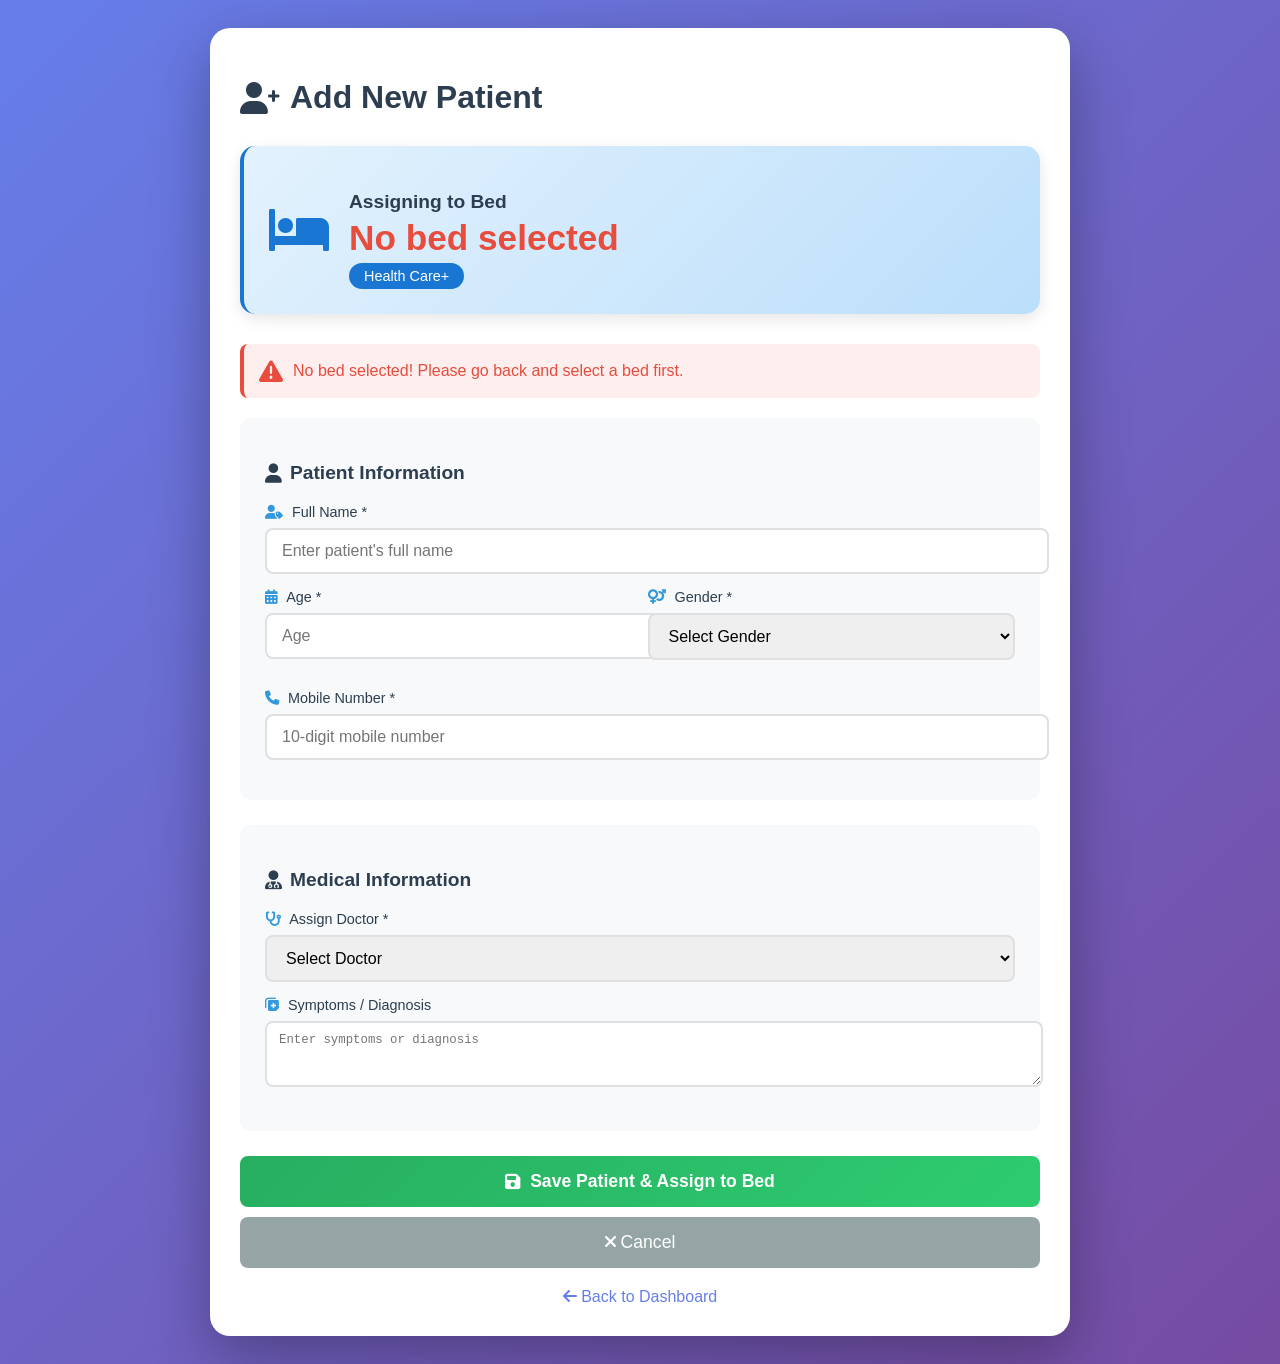
<file: smart-hospital/add-patient.html>
<!DOCTYPE html>
<html lang="en">
<head>
  <meta charset="UTF-8">
  <meta name="viewport" content="width=device-width, initial-scale=1.0">
  <title>Add New Patient - LifeLink 24/7</title>
  <link rel="stylesheet" href="style.css">
  <link rel="stylesheet" href="https://cdnjs.cloudflare.com/ajax/libs/font-awesome/6.0.0/css/all.min.css">
  <style>
    body {
      background: linear-gradient(135deg, #667eea 0%, #764ba2 100%);
      min-height: 100vh;
      padding: 20px;
      font-family: 'Segoe UI', sans-serif;
    }
    
    .container {
      max-width: 800px;
      margin: 0 auto;
      background: white;
      border-radius: 20px;
      padding: 30px;
      box-shadow: 0 20px 60px rgba(0,0,0,0.3);
      animation: slideUp 0.5s ease;
    }
    
    @keyframes slideUp {
      from {
        transform: translateY(50px);
        opacity: 0;
      }
      to {
        transform: translateY(0);
        opacity: 1;
      }
    }
    
    h1 {
      color: #2c3e50;
      margin-bottom: 30px;
      display: flex;
      align-items: center;
      gap: 10px;
    }
    
    /* Bed Info Card */
    .bed-info-card {
      background: linear-gradient(135deg, #e3f2fd 0%, #bbdefb 100%);
      padding: 25px;
      border-radius: 15px;
      margin-bottom: 30px;
      display: flex;
      align-items: center;
      gap: 20px;
      border-left: 4px solid #1976d2;
      box-shadow: 0 5px 15px rgba(0,0,0,0.1);
    }
    
    .bed-info-card i {
      font-size: 3em;
      color: #1976d2;
    }
    
    .bed-info-content {
      flex: 1;
    }
    
    .bed-info-content h3 {
      color: #2c3e50;
      margin-bottom: 5px;
      font-size: 1.2em;
    }
    
    .bed-number-badge {
      font-size: 2.2em;
      font-weight: bold;
      color: #1976d2;
      margin: 5px 0;
    }
    
    .hospital-name-badge {
      background: #1976d2;
      color: white;
      padding: 5px 15px;
      border-radius: 20px;
      display: inline-block;
      font-size: 0.9em;
    }
    
    .error-message {
      background: #fee;
      color: #e74c3c;
      padding: 15px;
      border-radius: 8px;
      margin: 20px 0;
      display: flex;
      align-items: center;
      gap: 10px;
      border-left: 4px solid #e74c3c;
    }
    
    .error-message i {
      font-size: 1.5em;
    }
    
    .form-section {
      background: #f8f9fa;
      padding: 25px;
      border-radius: 10px;
      margin-bottom: 25px;
    }
    
    .form-section h3 {
      color: #2c3e50;
      margin-bottom: 20px;
      display: flex;
      align-items: center;
      gap: 8px;
    }
    
    .form-row {
      display: grid;
      grid-template-columns: 1fr 1fr;
      gap: 15px;
      margin-bottom: 15px;
    }
    
    .form-group {
      margin-bottom: 15px;
    }
    
    .form-group label {
      display: block;
      margin-bottom: 8px;
      color: #2c3e50;
      font-weight: 500;
    }
    
    .form-group label i {
      color: #3498db;
      margin-right: 5px;
    }
    
    .form-group input,
    .form-group select {
      width: 100%;
      padding: 12px 15px;
      border: 2px solid #e0e0e0;
      border-radius: 8px;
      font-size: 1em;
      transition: all 0.3s;
    }
    
    .form-group input:focus,
    .form-group select:focus {
      border-color: #3498db;
      outline: none;
      box-shadow: 0 0 0 3px rgba(52,152,219,0.1);
    }
    
    .submit-btn {
      width: 100%;
      padding: 15px;
      background: linear-gradient(135deg, #27ae60 0%, #2ecc71 100%);
      color: white;
      border: none;
      border-radius: 8px;
      font-size: 1.1em;
      font-weight: bold;
      cursor: pointer;
      display: flex;
      align-items: center;
      justify-content: center;
      gap: 10px;
      transition: all 0.3s;
      margin: 20px 0 10px;
    }
    
    .submit-btn:hover {
      transform: translateY(-2px);
      box-shadow: 0 10px 20px rgba(39,174,96,0.3);
    }
    
    .submit-btn:disabled {
      opacity: 0.7;
      cursor: not-allowed;
      transform: none;
    }
    
    .cancel-btn {
      width: 100%;
      padding: 15px;
      background: #95a5a6;
      color: white;
      border: none;
      border-radius: 8px;
      font-size: 1.1em;
      cursor: pointer;
      transition: all 0.3s;
    }
    
    .cancel-btn:hover {
      background: #7f8c8d;
    }
    
    .back-link {
      text-align: center;
      margin-top: 20px;
    }
    
    .back-link a {
      color: #667eea;
      text-decoration: none;
    }
  </style>
</head>
<body>
  <div class="container">
    <h1><i class="fas fa-user-plus"></i> Add New Patient</h1>
    
    <!-- Bed Information Card -->
    <div class="bed-info-card" id="bedInfoCard">
      <i class="fas fa-bed"></i>
      <div class="bed-info-content">
        <h3>Assigning to Bed</h3>
        <div class="bed-number-badge" id="selectedBedDisplay">Not selected</div>
        <div class="hospital-name-badge" id="selectedHospitalDisplay"></div>
      </div>
    </div>
    
    <!-- Error Message (if no bed selected) -->
    <div id="errorMessage" class="error-message" style="display: none;">
      <i class="fas fa-exclamation-triangle"></i>
      <span>No bed selected! Please go back and select a bed first.</span>
    </div>
    
    <form id="patientForm" onsubmit="event.preventDefault(); savePatient();">
      <!-- Patient Information -->
      <div class="form-section">
        <h3><i class="fas fa-user"></i> Patient Information</h3>
        
        <div class="form-group">
          <label><i class="fas fa-user-tag"></i> Full Name *</label>
          <input type="text" id="patientName" placeholder="Enter patient's full name" required>
        </div>
        
        <div class="form-row">
          <div class="form-group">
            <label><i class="fas fa-calendar-alt"></i> Age *</label>
            <input type="number" id="patientAge" placeholder="Age" required>
          </div>
          <div class="form-group">
            <label><i class="fas fa-venus-mars"></i> Gender *</label>
            <select id="patientGender" required>
              <option value="">Select Gender</option>
              <option value="Male">Male</option>
              <option value="Female">Female</option>
              <option value="Other">Other</option>
            </select>
          </div>
        </div>
        
        <div class="form-group">
          <label><i class="fas fa-phone"></i> Mobile Number *</label>
          <input type="tel" id="patientMobile" placeholder="10-digit mobile number" maxlength="10" required>
        </div>
      </div>
      
      <!-- Medical Information -->
      <div class="form-section">
        <h3><i class="fas fa-user-md"></i> Medical Information</h3>
        
        <div class="form-group">
          <label><i class="fas fa-stethoscope"></i> Assign Doctor *</label>
          <select id="assignedDoctor" required>
            <option value="">Select Doctor</option>
            <option value="Dr. Rajesh Kumar - Cardiologist">Dr. Rajesh Kumar - Cardiologist</option>
            <option value="Dr. Priya Sharma - Neurologist">Dr. Priya Sharma - Neurologist</option>
            <option value="Dr. Suresh Patel - ENT">Dr. Suresh Patel - ENT</option>
            <option value="Dr. Anita Desai - Pediatrician">Dr. Anita Desai - Pediatrician</option>
          </select>
        </div>
        
        <div class="form-group">
          <label><i class="fas fa-notes-medical"></i> Symptoms / Diagnosis</label>
          <textarea id="symptoms" rows="3" placeholder="Enter symptoms or diagnosis"></textarea>
        </div>
      </div>
      
      <button type="submit" class="submit-btn" id="submitBtn">
        <i class="fas fa-save"></i> Save Patient & Assign to Bed
      </button>
    </form>
    
    <button class="cancel-btn" onclick="goBack()">
      <i class="fas fa-times"></i> Cancel
    </button>
    
    <div class="back-link">
      <a href="management-dashboard.html"><i class="fas fa-arrow-left"></i> Back to Dashboard</a>
    </div>
  </div>

  <script>
    // ====================================
    // GET BED AND HOSPITAL DATA - FIXED
    // ====================================
    
    // Try multiple possible keys for bed ID
    let selectedBed = 
      localStorage.getItem('selectedBed') || 
      localStorage.getItem('selectedBedNumber') || 
      localStorage.getItem('bedToAssign') || 
      localStorage.getItem('currentBedId') || 
      null;
    
    // Get hospital data from multiple possible keys
    let hospitalId = 
      localStorage.getItem('hospitalId') || 
      localStorage.getItem('selectedHospitalId') || 
      'hosp_healthcare_002';
    
    let hospitalName = 
      localStorage.getItem('hospitalName') || 
      localStorage.getItem('selectedHospitalName') || 
      'Health Care+';
    
    console.log("🔍 Add Patient Page Loaded:");
    console.log("Selected Bed:", selectedBed);
    console.log("Hospital ID:", hospitalId);
    console.log("Hospital Name:", hospitalName);
    
    // Display bed and hospital info
    const bedDisplay = document.getElementById('selectedBedDisplay');
    const hospitalDisplay = document.getElementById('selectedHospitalDisplay');
    const errorMsg = document.getElementById('errorMessage');
    
    if (selectedBed) {
      bedDisplay.textContent = `Bed #${selectedBed}`;
      bedDisplay.style.color = '#1976d2';
      errorMsg.style.display = 'none';
    } else {
      bedDisplay.textContent = 'No bed selected';
      bedDisplay.style.color = '#e74c3c';
      errorMsg.style.display = 'flex';
    }
    
    hospitalDisplay.textContent = hospitalName;
    
    // ====================================
    // SAVE PATIENT FUNCTION
    // ====================================
    window.savePatient = function() {
      // Check if bed is selected
      if (!selectedBed) {
        alert('❌ No bed selected! Please go back and select a bed first.');
        return;
      }
      
      // Get form values
      const patientName = document.getElementById('patientName').value.trim();
      const patientAge = document.getElementById('patientAge').value;
      const patientGender = document.getElementById('patientGender').value;
      const patientMobile = document.getElementById('patientMobile').value.trim();
      const assignedDoctor = document.getElementById('assignedDoctor').value;
      const symptoms = document.getElementById('symptoms').value.trim();
      
      // Validation
      if (!patientName) {
        alert('Please enter patient name');
        return;
      }
      
      if (!patientAge) {
        alert('Please enter patient age');
        return;
      }
      
      if (!patientGender) {
        alert('Please select gender');
        return;
      }
      
      if (!patientMobile) {
        alert('Please enter mobile number');
        return;
      }
      
      if (patientMobile.length !== 10) {
        alert('Please enter a valid 10-digit mobile number');
        return;
      }
      
      if (!assignedDoctor) {
        alert('Please select a doctor');
        return;
      }
      
      // Show loading
      const submitBtn = document.getElementById('submitBtn');
      submitBtn.innerHTML = '<i class="fas fa-spinner fa-spin"></i> Saving...';
      submitBtn.disabled = true;
      
      // Create patient data
      const patientData = {
        id: 'PAT_' + Date.now(),
        name: patientName,
        age: patientAge,
        gender: patientGender,
        mobile: patientMobile,
        doctor: assignedDoctor,
        symptoms: symptoms || 'No symptoms recorded',
        bedId: parseInt(selectedBed),
        bedNumber: parseInt(selectedBed),
        hospitalId: hospitalId,
        hospitalName: hospitalName,
        admissionDate: new Date().toISOString(),
        admissionTime: new Date().toLocaleString(),
        status: 'active'
      };
      
      console.log("📦 Saving patient:", patientData);
      
      // ====================================
      // UPDATE BED STATUS
      // ====================================
      const bedsKey = `beds_${hospitalId}`;
      let beds = JSON.parse(localStorage.getItem(bedsKey)) || [];
      
      // If no beds, create default
      if (beds.length === 0) {
        for (let i = 1; i <= 30; i++) {
          beds.push({ id: i, status: 'available', patient: null });
        }
      }
      
      // Find and update the bed
      const bedIndex = beds.findIndex(b => b.id === parseInt(selectedBed));
      if (bedIndex !== -1) {
        beds[bedIndex].status = 'occupied';
        beds[bedIndex].patient = patientName;
        localStorage.setItem(bedsKey, JSON.stringify(beds));
        console.log(`✅ Bed #${selectedBed} updated to occupied with patient: ${patientName}`);
      }
      
      // ====================================
      // SAVE TO PATIENTS LIST
      // ====================================
      const patientsKey = `patients_${hospitalId}`;
      let patients = JSON.parse(localStorage.getItem(patientsKey)) || [];
      patients.push(patientData);
      localStorage.setItem(patientsKey, JSON.stringify(patients));
      
      // ====================================
      // CLEAR SELECTED BED
      // ====================================
      localStorage.removeItem('selectedBed');
      localStorage.removeItem('selectedBedNumber');
      localStorage.removeItem('bedToAssign');
      localStorage.removeItem('currentBedId');
      
      console.log("✅ All data saved successfully");
      
      // Success message
      alert(`✅ Patient ${patientName} successfully assigned to Bed #${selectedBed}`);
      
      // Redirect back to dashboard
      window.location.href = 'management-dashboard.html';
    };
    
    // ====================================
    // GO BACK FUNCTION
    // ====================================
    window.goBack = function() {
      window.location.href = 'management-dashboard.html';
    };
  </script>
</body>
</html>
</file>
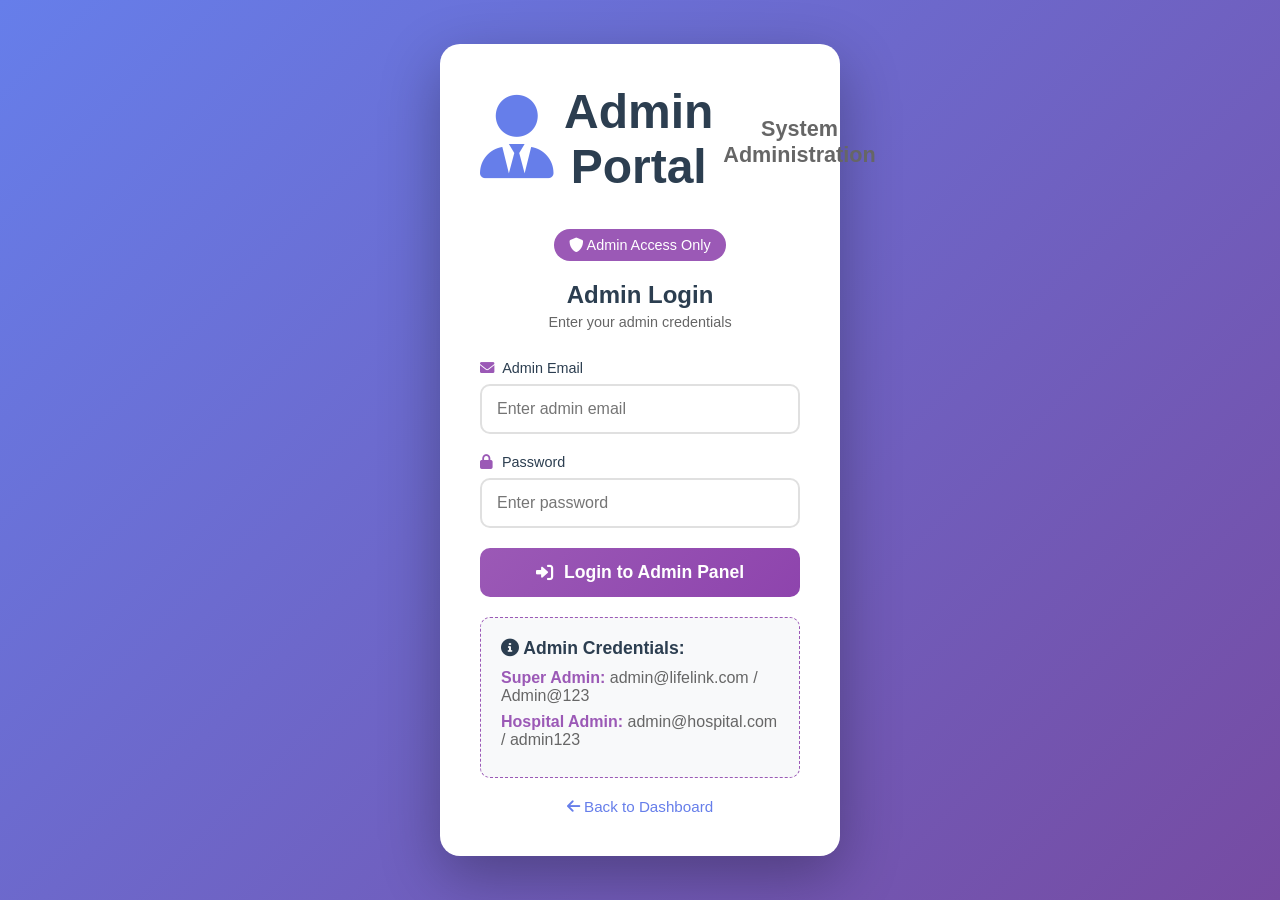
<file: smart-hospital/admin-dashboard.html>
<!DOCTYPE html>
<html lang="en">
<head>
  <meta charset="UTF-8">
  <meta name="viewport" content="width=device-width, initial-scale=1.0">
  <title>Admin Dashboard - LifeLink 24/7</title>
  <link rel="stylesheet" href="style.css">
  <link rel="stylesheet" href="https://cdnjs.cloudflare.com/ajax/libs/font-awesome/6.0.0/css/all.min.css">
  <style>
    * {
      margin: 0;
      padding: 0;
      box-sizing: border-box;
    }

    body {
      background: #f0f4f8;
      font-family: 'Segoe UI', Tahoma, Geneva, Verdana, sans-serif;
      margin: 0;
      padding: 20px;
    }
    
    .dashboard-container {
      max-width: 1400px;
      margin: 0 auto;
    }
    
    /* Header Styles */
    .admin-header {
      background: linear-gradient(135deg, #9b59b6 0%, #8e44ad 100%);
      color: white;
      padding: 30px;
      border-radius: 15px;
      margin-bottom: 30px;
      display: flex;
      justify-content: space-between;
      align-items: center;
      box-shadow: 0 10px 30px rgba(155,89,182,0.3);
    }
    
    .admin-info h1 {
      font-size: 2.2em;
      margin-bottom: 10px;
    }
    
    .admin-info p {
      font-size: 1.1em;
      opacity: 0.9;
    }
    
    .admin-badge {
      background: rgba(255,255,255,0.2);
      padding: 8px 15px;
      border-radius: 20px;
      display: inline-block;
      margin-top: 10px;
    }
    
    .logout-btn {
      padding: 12px 30px;
      background: #e74c3c;
      color: white;
      border: none;
      border-radius: 8px;
      font-size: 1.1em;
      cursor: pointer;
      display: flex;
      align-items: center;
      gap: 8px;
      transition: all 0.3s;
    }
    
    .logout-btn:hover {
      background: #c0392b;
      transform: translateY(-2px);
    }
    
    /* Stats Grid */
    .stats-grid {
      display: grid;
      grid-template-columns: repeat(4, 1fr);
      gap: 20px;
      margin: 30px 0;
    }
    
    .stat-card {
      background: white;
      padding: 25px;
      border-radius: 15px;
      box-shadow: 0 5px 15px rgba(0,0,0,0.1);
      text-align: center;
      transition: transform 0.3s;
    }
    
    .stat-card:hover {
      transform: translateY(-5px);
      box-shadow: 0 10px 25px rgba(0,0,0,0.15);
    }
    
    .stat-icon {
      font-size: 2.5em;
      color: #9b59b6;
      margin-bottom: 15px;
    }
    
    .stat-number {
      font-size: 2.5em;
      font-weight: bold;
      color: #2c3e50;
      margin: 10px 0;
    }
    
    .stat-label {
      color: #666;
      font-size: 1em;
    }
    
    /* Section Styles */
    .section {
      background: white;
      padding: 30px;
      border-radius: 15px;
      margin: 30px 0;
      box-shadow: 0 5px 15px rgba(0,0,0,0.1);
    }
    
    .section-title {
      color: #2c3e50;
      margin-bottom: 20px;
      font-size: 1.5em;
      display: flex;
      align-items: center;
      gap: 10px;
    }
    
    .section-title i {
      color: #9b59b6;
    }
    
    /* Hospital Grid */
    .hospital-grid {
      display: grid;
      grid-template-columns: repeat(auto-fill, minmax(300px, 1fr));
      gap: 20px;
      margin-top: 20px;
    }
    
    .hospital-card {
      background: #f8f9fa;
      padding: 20px;
      border-radius: 10px;
      border-left: 4px solid #9b59b6;
      transition: transform 0.3s;
    }
    
    .hospital-card:hover {
      transform: translateY(-3px);
      box-shadow: 0 5px 15px rgba(0,0,0,0.1);
    }
    
    .hospital-name {
      font-size: 1.2em;
      font-weight: bold;
      color: #2c3e50;
      margin-bottom: 10px;
    }
    
    .hospital-details {
      color: #666;
      margin: 5px 0;
      display: flex;
      align-items: center;
      gap: 8px;
    }
    
    .hospital-details i {
      width: 20px;
      color: #9b59b6;
    }
    
    .hospital-stats {
      display: flex;
      justify-content: space-between;
      margin: 15px 0;
      padding: 10px 0;
      border-top: 1px solid #e0e0e0;
      border-bottom: 1px solid #e0e0e0;
    }
    
    .stat-item {
      text-align: center;
    }
    
    .stat-item span {
      display: block;
    }
    
    .stat-item .number {
      font-size: 1.3em;
      font-weight: bold;
      color: #27ae60;
    }
    
    /* Doctor Grid */
    .doctor-grid {
      display: grid;
      grid-template-columns: repeat(auto-fill, minmax(280px, 1fr));
      gap: 20px;
      margin-top: 20px;
    }
    
    .doctor-card {
      background: #f8f9fa;
      padding: 20px;
      border-radius: 10px;
      border-left: 4px solid #3498db;
    }
    
    .doctor-name {
      font-size: 1.2em;
      font-weight: bold;
      color: #2c3e50;
      margin-bottom: 5px;
    }
    
    .doctor-specialization {
      color: #3498db;
      margin-bottom: 10px;
    }
    
    .doctor-hospital {
      color: #666;
      font-size: 0.9em;
      margin: 5px 0;
    }
    
    /* Tabs */
    .admin-tabs {
      display: flex;
      gap: 10px;
      margin-bottom: 25px;
      background: #f0f4f8;
      padding: 5px;
      border-radius: 10px;
    }
    
    .tab-btn {
      flex: 1;
      padding: 12px;
      border: none;
      background: transparent;
      border-radius: 8px;
      cursor: pointer;
      font-weight: 600;
      color: #666;
      transition: all 0.3s;
      display: flex;
      align-items: center;
      justify-content: center;
      gap: 8px;
    }
    
    .tab-btn.active {
      background: white;
      color: #9b59b6;
      box-shadow: 0 4px 10px rgba(0,0,0,0.1);
    }
    
    .tab-content {
      display: none;
    }
    
    .tab-content.active {
      display: block;
    }
    
    /* Action Buttons */
    .action-btn {
      padding: 10px 20px;
      background: #9b59b6;
      color: white;
      border: none;
      border-radius: 5px;
      cursor: pointer;
      display: flex;
      align-items: center;
      gap: 5px;
      margin: 10px 0;
    }
    
    .action-btn:hover {
      background: #8e44ad;
    }
    
    .refresh-btn {
      padding: 10px 20px;
      background: #3498db;
      color: white;
      border: none;
      border-radius: 5px;
      cursor: pointer;
      display: flex;
      align-items: center;
      gap: 5px;
    }
    
    .refresh-btn:hover {
      background: #2980b9;
    }
  </style>
</head>
<body>
  <div class="dashboard-container">
    <!-- Header -->
    <div class="admin-header">
      <div class="admin-info">
        <h1><i class="fas fa-user-tie"></i> Admin Dashboard</h1>
        <p>Welcome, <span id="adminName">Admin</span> | <span id="adminRole">superadmin</span></p>
        <div class="admin-badge">
          <i class="fas fa-shield-alt"></i> System Administrator
        </div>
      </div>
      <button class="logout-btn" onclick="logout()">
        <i class="fas fa-sign-out-alt"></i> Logout
      </button>
    </div>

    <!-- Stats Cards -->
    <div class="stats-grid">
      <div class="stat-card">
        <div class="stat-icon"><i class="fas fa-hospital"></i></div>
        <div class="stat-number" id="totalHospitals">0</div>
        <div class="stat-label">Total Hospitals</div>
      </div>
      <div class="stat-card">
        <div class="stat-icon"><i class="fas fa-user-md"></i></div>
        <div class="stat-number" id="totalDoctors">0</div>
        <div class="stat-label">Total Doctors</div>
      </div>
      <div class="stat-card">
        <div class="stat-icon"><i class="fas fa-users"></i></div>
        <div class="stat-number" id="totalPatients">0</div>
        <div class="stat-label">Total Patients</div>
      </div>
      <div class="stat-card">
        <div class="stat-icon"><i class="fas fa-calendar-check"></i></div>
        <div class="stat-number" id="totalAppointments">0</div>
        <div class="stat-label">Today's Appointments</div>
      </div>
    </div>

    <!-- Admin Tabs -->
    <div class="admin-tabs">
      <button class="tab-btn active" onclick="switchTab('hospitals')">
        <i class="fas fa-hospital"></i> Hospitals
      </button>
      <button class="tab-btn" onclick="switchTab('doctors')">
        <i class="fas fa-user-md"></i> All Doctors
      </button>
      <button class="tab-btn" onclick="switchTab('system')">
        <i class="fas fa-cog"></i> System Settings
      </button>
    </div>

    <!-- Hospitals Tab -->
    <div id="hospitalsTab" class="tab-content active">
      <div class="section">
        <div style="display: flex; justify-content: space-between; align-items: center; margin-bottom: 20px;">
          <h2 class="section-title"><i class="fas fa-building"></i> Registered Hospitals</h2>
          <button class="refresh-btn" onclick="loadHospitals()">
            <i class="fas fa-sync-alt"></i> Refresh
          </button>
        </div>
        <div id="hospitalsList" class="hospital-grid">
          <p style="text-align: center; color: #666; padding: 40px;">Loading hospitals...</p>
        </div>
      </div>
    </div>

    <!-- Doctors Tab -->
    <div id="doctorsTab" class="tab-content">
      <div class="section">
        <div style="display: flex; justify-content: space-between; align-items: center; margin-bottom: 20px;">
          <h2 class="section-title"><i class="fas fa-user-md"></i> All Doctors</h2>
          <button class="refresh-btn" onclick="loadAllDoctors()">
            <i class="fas fa-sync-alt"></i> Refresh
          </button>
        </div>
        <div id="doctorsList" class="doctor-grid">
          <p style="text-align: center; color: #666; padding: 40px;">Loading doctors...</p>
        </div>
      </div>
    </div>

    <!-- System Settings Tab -->
    <div id="systemTab" class="tab-content">
      <div class="section">
        <h2 class="section-title"><i class="fas fa-cog"></i> System Settings</h2>
        
        <div style="background: #f8f9fa; padding: 20px; border-radius: 10px; margin: 20px 0;">
          <h3><i class="fas fa-database"></i> Database Statistics</h3>
          <div style="display: grid; grid-template-columns: 1fr 1fr; gap: 15px; margin-top: 15px;">
            <div style="background: white; padding: 15px; border-radius: 8px;">
              <strong>LocalStorage Keys:</strong> <span id="storageCount">0</span>
            </div>
            <div style="background: white; padding: 15px; border-radius: 8px;">
              <strong>Hospitals Registered:</strong> <span id="storageHospitals">0</span>
            </div>
          </div>
        </div>

        <div style="background: #f8f9fa; padding: 20px; border-radius: 10px; margin: 20px 0;">
          <h3><i class="fas fa-trash"></i> Maintenance</h3>
          <button class="action-btn" onclick="clearAllData()">
            <i class="fas fa-trash-alt"></i> Clear All Data (Demo)
          </button>
          <p style="color: #e74c3c; margin-top: 10px; font-size: 0.9em;">
            ⚠️ This will remove all hospitals, doctors, and appointments data
          </p>
        </div>
      </div>
    </div>
  </div>

  <script>
    // ====================================
    // CHECK ADMIN LOGIN
    // ====================================
    if (!localStorage.getItem('isAdminLoggedIn')) {
      window.location.href = 'admin-login.html';
    }

    // ====================================
    // GET ADMIN INFO
    // ====================================
    const adminName = localStorage.getItem('adminName') || 'Admin';
    const adminRole = localStorage.getItem('adminRole') || 'superadmin';
    
    document.getElementById('adminName').textContent = adminName;
    document.getElementById('adminRole').textContent = adminRole;

    // ====================================
    // TAB SWITCHING
    // ====================================
    window.switchTab = function(tab) {
      document.querySelectorAll('.tab-btn').forEach(btn => btn.classList.remove('active'));
      event.target.classList.add('active');
      
      document.getElementById('hospitalsTab').classList.remove('active');
      document.getElementById('doctorsTab').classList.remove('active');
      document.getElementById('systemTab').classList.remove('active');
      
      if (tab === 'hospitals') {
        document.getElementById('hospitalsTab').classList.add('active');
        loadHospitals();
      } else if (tab === 'doctors') {
        document.getElementById('doctorsTab').classList.add('active');
        loadAllDoctors();
      } else if (tab === 'system') {
        document.getElementById('systemTab').classList.add('active');
        loadSystemStats();
      }
    };

    // ====================================
    // LOAD ALL HOSPITALS
    // ====================================
    window.loadHospitals = function() {
      const hospitalsList = document.getElementById('hospitalsList');
      const hospitals = [];
      
      // Find all hospital data in localStorage
      for (let i = 0; i < localStorage.length; i++) {
        const key = localStorage.key(i);
        if (key.includes('hospital') || key.includes('hosp_')) {
          try {
            const data = JSON.parse(localStorage.getItem(key));
            if (Array.isArray(data)) {
              // This is bed data or appointment data
            } else if (data && data.name) {
              hospitals.push(data);
            }
          } catch (e) {
            // Not JSON, skip
          }
        }
      }
      
      // Add demo hospitals if none found
      if (hospitals.length === 0) {
        hospitals.push(
          { name: 'Sanjivini Hospital', city: 'Bangalore', phone: '080-23456789', beds: 45 },
          { name: 'Health Care+', city: 'Mumbai', phone: '022-34567890', beds: 60 },
          { name: 'Veda Hospital', city: 'Delhi', phone: '011-45678901', beds: 35 }
        );
      }
      
      document.getElementById('totalHospitals').textContent = hospitals.length;
      
      if (hospitals.length === 0) {
        hospitalsList.innerHTML = '<p style="text-align: center; color: #666; padding: 40px;">No hospitals found</p>';
        return;
      }
      
      hospitalsList.innerHTML = hospitals.map(hospital => `
        <div class="hospital-card">
          <div class="hospital-name">🏥 ${hospital.name}</div>
          <div class="hospital-details">
            <i class="fas fa-map-marker-alt"></i> ${hospital.city || 'City not specified'}
          </div>
          <div class="hospital-details">
            <i class="fas fa-phone"></i> ${hospital.phone || 'Phone not available'}
          </div>
          <div class="hospital-stats">
            <div class="stat-item">
              <span class="number">${hospital.beds || 30}</span>
              <span>Total Beds</span>
            </div>
            <div class="stat-item">
              <span class="number">${Math.floor((hospital.beds || 30) * 0.7)}</span>
              <span>Available</span>
            </div>
          </div>
        </div>
      `).join('');
    };

    // ====================================
    // LOAD ALL DOCTORS
    // ====================================
    window.loadAllDoctors = function() {
      const doctorsList = document.getElementById('doctorsList');
      let allDoctors = [];
      
      // Find all doctor data in localStorage
      for (let i = 0; i < localStorage.length; i++) {
        const key = localStorage.key(i);
        if (key.includes('doctor')) {
          try {
            const doctors = JSON.parse(localStorage.getItem(key));
            if (Array.isArray(doctors)) {
              allDoctors = [...allDoctors, ...doctors];
            }
          } catch (e) {}
        }
      }
      
      document.getElementById('totalDoctors').textContent = allDoctors.length;
      
      if (allDoctors.length === 0) {
        doctorsList.innerHTML = '<p style="text-align: center; color: #666; padding: 40px;">No doctors found</p>';
        return;
      }
      
      doctorsList.innerHTML = allDoctors.map(doctor => `
        <div class="doctor-card">
          <div class="doctor-name">👨‍⚕️ Dr. ${doctor.name}</div>
          <div class="doctor-specialization">${doctor.specialization}</div>
          <div class="doctor-hospital">
            <i class="fas fa-hospital"></i> ${doctor.hospitalName || 'Hospital'}
          </div>
          <div style="margin-top: 10px;">
            <span class="doctor-status ${doctor.status === 'present' ? 'status-present' : 'status-absent'}">
              ${doctor.status === 'present' ? '✅ Available' : '❌ Not Available'}
            </span>
          </div>
        </div>
      `).join('');
    };

    // ====================================
    // LOAD SYSTEM STATISTICS
    // ====================================
    window.loadSystemStats = function() {
      let hospitalCount = 0;
      let doctorCount = 0;
      let appointmentCount = 0;
      
      for (let i = 0; i < localStorage.length; i++) {
        const key = localStorage.key(i);
        if (key.includes('hospital')) hospitalCount++;
        if (key.includes('doctor')) {
          try {
            const doctors = JSON.parse(localStorage.getItem(key));
            if (Array.isArray(doctors)) {
              doctorCount += doctors.length;
            }
          } catch (e) {}
        }
        if (key.includes('appointment')) appointmentCount++;
      }
      
      document.getElementById('storageCount').textContent = localStorage.length;
      document.getElementById('storageHospitals').textContent = hospitalCount;
      document.getElementById('totalPatients').textContent = '156';
      document.getElementById('totalAppointments').textContent = appointmentCount;
    };

    // ====================================
    // CLEAR ALL DATA (Demo)
    // ====================================
    window.clearAllData = function() {
      if (confirm('⚠️ Are you sure? This will delete ALL hospital, doctor, and appointment data!')) {
        const keysToKeep = ['adminId', 'adminName', 'adminRole', 'isAdminLoggedIn'];
        
        for (let i = localStorage.length - 1; i >= 0; i--) {
          const key = localStorage.key(i);
          if (!keysToKeep.includes(key)) {
            localStorage.removeItem(key);
          }
        }
        
        alert('✅ All data cleared! Refresh the page.');
        loadHospitals();
        loadAllDoctors();
        loadSystemStats();
      }
    };

    // ====================================
    // LOGOUT
    // ====================================
    window.logout = function() {
      localStorage.removeItem('isAdminLoggedIn');
      localStorage.removeItem('adminId');
      localStorage.removeItem('adminName');
      localStorage.removeItem('adminRole');
      window.location.href = 'admin-login.html';
    };

    // ====================================
    // INITIALIZE
    // ====================================
    loadHospitals();
    loadAllDoctors();
    loadSystemStats();
  </script>
</body>
</html>
</file>
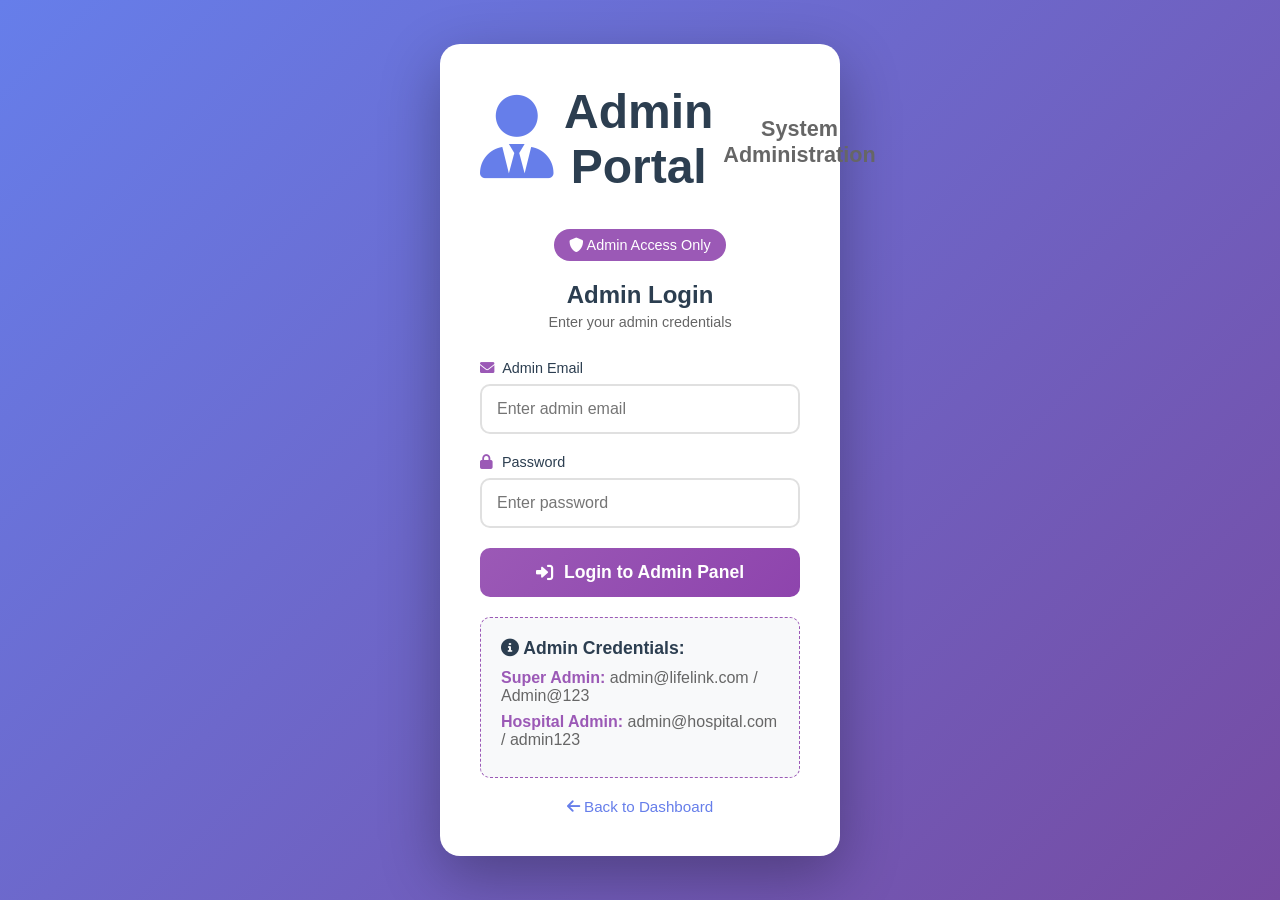
<file: smart-hospital/admin-login.html>
<!DOCTYPE html>
<html lang="en">
<head>
  <meta charset="UTF-8">
  <meta name="viewport" content="width=device-width, initial-scale=1.0">
  <title>Admin Login - LifeLink 24/7</title>
  <link rel="stylesheet" href="style.css">
  <link rel="stylesheet" href="https://cdnjs.cloudflare.com/ajax/libs/font-awesome/6.0.0/css/all.min.css">
  <style>
    * {
      margin: 0;
      padding: 0;
      box-sizing: border-box;
    }

    body {
      background: linear-gradient(135deg, #667eea 0%, #764ba2 100%);
      min-height: 100vh;
      display: flex;
      align-items: center;
      justify-content: center;
      font-family: 'Segoe UI', Tahoma, Geneva, Verdana, sans-serif;
      margin: 0;
      padding: 20px;
    }
    
    .login-container {
      background: white;
      border-radius: 20px;
      padding: 40px;
      width: 100%;
      max-width: 400px;
      box-shadow: 0 20px 60px rgba(0,0,0,0.3);
      animation: slideUp 0.5s ease;
    }
    
    @keyframes slideUp {
      from {
        transform: translateY(50px);
        opacity: 0;
      }
      to {
        transform: translateY(0);
        opacity: 1;
      }
    }
    
    .logo {
      text-align: center;
      margin-bottom: 30px;
    }
    
    .logo i {
      font-size: 3.5em;
      color: #667eea;
      margin-bottom: 10px;
    }
    
    .logo h1 {
      color: #2c3e50;
      font-size: 2em;
      margin-bottom: 5px;
    }
    
    .logo p {
      color: #666;
      font-size: 0.9em;
    }
    
    .login-header {
      text-align: center;
      margin-bottom: 30px;
    }
    
    .login-header h2 {
      color: #2c3e50;
      font-size: 1.5em;
      margin-bottom: 5px;
    }
    
    .login-header p {
      color: #666;
      font-size: 0.9em;
    }
    
    .admin-badge {
      background: #9b59b6;
      color: white;
      padding: 8px 15px;
      border-radius: 20px;
      display: inline-block;
      font-size: 0.9em;
      margin-bottom: 20px;
    }
    
    .form-group {
      margin-bottom: 20px;
    }
    
    .form-group label {
      display: block;
      margin-bottom: 8px;
      color: #2c3e50;
      font-weight: 500;
    }
    
    .form-group label i {
      color: #9b59b6;
      margin-right: 5px;
    }
    
    .form-group input {
      width: 100%;
      padding: 14px 15px;
      border: 2px solid #e0e0e0;
      border-radius: 10px;
      font-size: 1em;
      transition: all 0.3s;
      box-sizing: border-box;
    }
    
    .form-group input:focus {
      border-color: #9b59b6;
      outline: none;
      box-shadow: 0 0 0 3px rgba(155,89,182,0.1);
    }
    
    .login-btn {
      width: 100%;
      padding: 14px;
      background: linear-gradient(135deg, #9b59b6 0%, #8e44ad 100%);
      color: white;
      border: none;
      border-radius: 10px;
      font-size: 1.1em;
      font-weight: 600;
      cursor: pointer;
      transition: all 0.3s;
      display: flex;
      align-items: center;
      justify-content: center;
      gap: 10px;
      margin: 20px 0 10px;
    }
    
    .login-btn:hover {
      transform: translateY(-2px);
      box-shadow: 0 10px 20px rgba(155,89,182,0.3);
    }
    
    .error-message {
      background: #fee;
      color: #e74c3c;
      padding: 12px;
      border-radius: 8px;
      margin: 15px 0;
      text-align: center;
      display: none;
    }
    
    .error-message.show {
      display: block;
    }
    
    .admin-info {
      background: #f8f9fa;
      padding: 20px;
      border-radius: 10px;
      margin: 20px 0;
      border: 1px dashed #9b59b6;
    }
    
    .admin-info h3 {
      color: #2c3e50;
      margin-bottom: 10px;
      font-size: 1.1em;
    }
    
    .admin-info p {
      margin: 8px 0;
      color: #666;
    }
    
    .admin-info strong {
      color: #9b59b6;
    }
    
    .back-link {
      text-align: center;
      margin-top: 20px;
    }
    
    .back-link a {
      color: #667eea;
      text-decoration: none;
      font-size: 0.95em;
    }
    
    .back-link a:hover {
      text-decoration: underline;
    }
    
    .loader {
      border: 3px solid #f3f3f3;
      border-top: 3px solid #9b59b6;
      border-radius: 50%;
      width: 20px;
      height: 20px;
      animation: spin 1s linear infinite;
      display: inline-block;
    }
    
    @keyframes spin {
      0% { transform: rotate(0deg); }
      100% { transform: rotate(360deg); }
    }
  </style>
</head>
<body>
  <div class="login-container">
    <div class="logo">
      <i class="fas fa-user-tie"></i>
      <h1>Admin Portal</h1>
      <p>System Administration</p>
    </div>
    
    <div class="login-header">
      <span class="admin-badge"><i class="fas fa-shield-alt"></i> Admin Access Only</span>
      <h2>Admin Login</h2>
      <p>Enter your admin credentials</p>
    </div>
    
    <div id="errorMessage" class="error-message"></div>
    
    <div class="form-group">
      <label><i class="fas fa-envelope"></i> Admin Email</label>
      <input type="email" id="email" placeholder="Enter admin email">
    </div>
    
    <div class="form-group">
      <label><i class="fas fa-lock"></i> Password</label>
      <input type="password" id="password" placeholder="Enter password">
    </div>
    
    <button class="login-btn" onclick="handleAdminLogin()" id="loginBtn">
      <i class="fas fa-sign-in-alt"></i> Login to Admin Panel
    </button>
    
    <div class="admin-info">
      <h3><i class="fas fa-info-circle"></i> Admin Credentials:</h3>
      <p><strong>Super Admin:</strong> admin@lifelink.com / Admin@123</p>
      <p><strong>Hospital Admin:</strong> admin@hospital.com / admin123</p>
    </div>
    
    <div class="back-link">
      <a href="management-dashboard.html"><i class="fas fa-arrow-left"></i> Back to Dashboard</a>
    </div>
  </div>

  <script>
    // ====================================
    // ADMIN DATABASE
    // ====================================
    const adminAccounts = {
      'admin@lifelink.com': {
        id: 'admin_super_001',
        name: 'Super Admin',
        password: 'Admin@123',
        role: 'superadmin',
        permissions: ['all']
      },
      'admin@hospital.com': {
        id: 'admin_hosp_001',
        name: 'Hospital Admin',
        password: 'admin123',
        role: 'hospitaladmin',
        permissions: ['manage_hospitals', 'manage_doctors']
      },
      'superadmin@system.com': {
        id: 'admin_super_002',
        name: 'System Admin',
        password: 'System@123',
        role: 'superadmin',
        permissions: ['all']
      }
    };

    // ====================================
    // ADMIN LOGIN FUNCTION
    // ====================================
    window.handleAdminLogin = function() {
      const email = document.getElementById('email').value.trim();
      const password = document.getElementById('password').value;
      const errorMessage = document.getElementById('errorMessage');
      const loginBtn = document.getElementById('loginBtn');
      
      errorMessage.classList.remove('show');
      
      if (!email || !password) {
        errorMessage.textContent = 'Please enter email and password';
        errorMessage.classList.add('show');
        return;
      }
      
      loginBtn.innerHTML = '<span class="loader"></span> Verifying...';
      loginBtn.disabled = true;
      
      setTimeout(() => {
        const admin = adminAccounts[email];
        
        if (admin && admin.password === password) {
          // Store admin session
          localStorage.setItem('adminId', admin.id);
          localStorage.setItem('adminName', admin.name);
          localStorage.setItem('adminEmail', email);
          localStorage.setItem('adminRole', admin.role);
          localStorage.setItem('adminPermissions', JSON.stringify(admin.permissions));
          localStorage.setItem('isAdminLoggedIn', 'true');
          
          console.log('✅ Admin login successful:', admin.name);
          
          // Redirect to admin dashboard
          window.location.href = 'admin-dashboard.html';
        } else {
          errorMessage.textContent = 'Invalid admin credentials';
          errorMessage.classList.add('show');
          loginBtn.innerHTML = '<i class="fas fa-sign-in-alt"></i> Login to Admin Panel';
          loginBtn.disabled = false;
        }
      }, 1000);
    };
  </script>
</body>
</html>
</file>
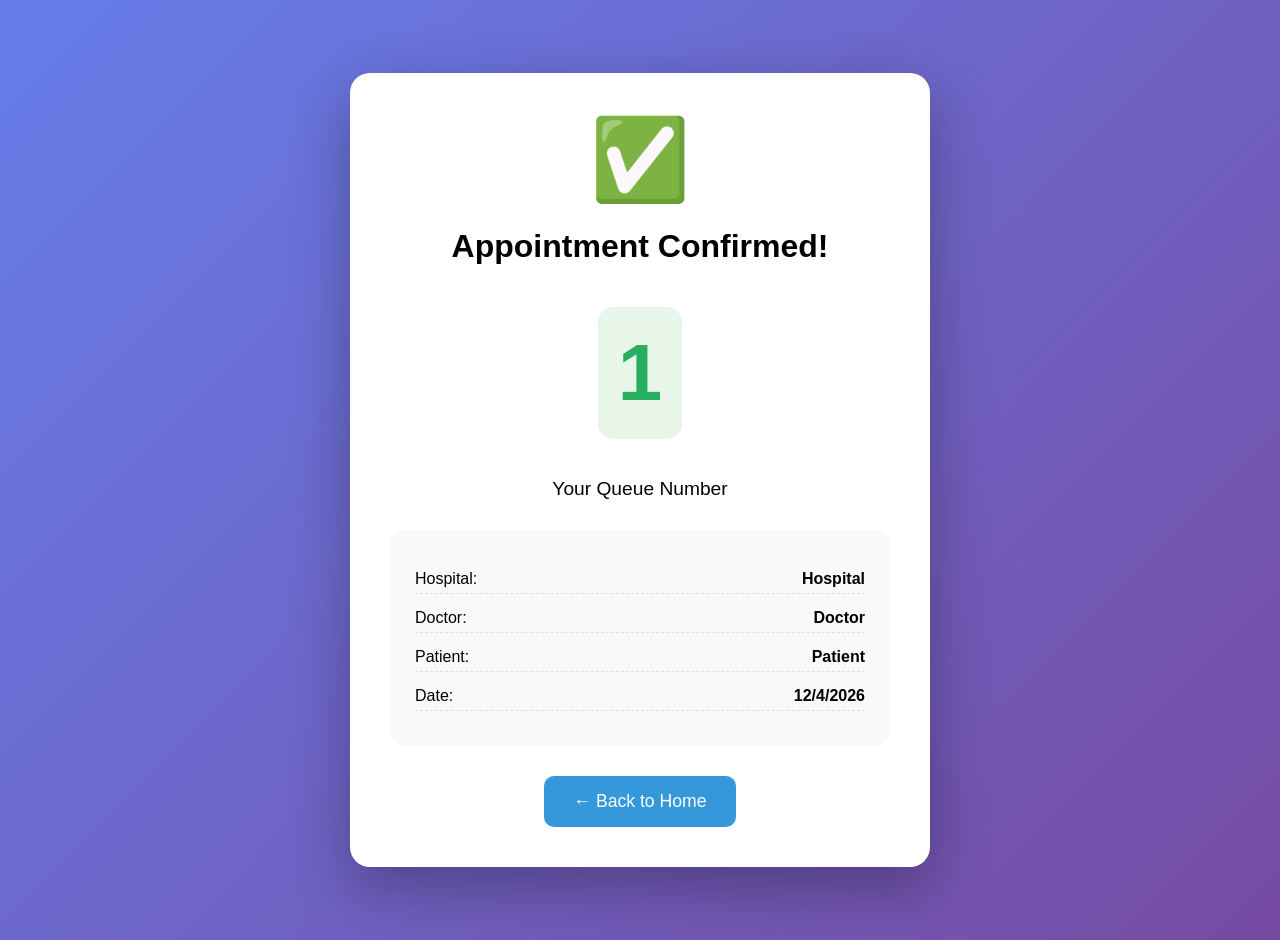
<file: smart-hospital/confirmation.html>
<!DOCTYPE html>
<html lang="en">
<head>
  <meta charset="UTF-8">
  <meta name="viewport" content="width=device-width, initial-scale=1.0">
  <title>Appointment Confirmed - LifeLink 24/7</title>
  <link rel="stylesheet" href="style.css">
  <link rel="stylesheet" href="https://cdnjs.cloudflare.com/ajax/libs/font-awesome/6.0.0/css/all.min.css">
  <style>
    body {
      background: linear-gradient(135deg, #667eea 0%, #764ba2 100%);
      min-height: 100vh;
      display: flex;
      align-items: center;
      justify-content: center;
      font-family: 'Segoe UI', sans-serif;
      margin: 0;
      padding: 20px;
    }
    
    .container {
      background: white;
      border-radius: 20px;
      padding: 40px;
      width: 100%;
      max-width: 500px;
      box-shadow: 0 20px 60px rgba(0,0,0,0.3);
      animation: slideUp 0.5s ease;
      text-align: center;
    }
    
    @keyframes slideUp {
      from {
        transform: translateY(50px);
        opacity: 0;
      }
      to {
        transform: translateY(0);
        opacity: 1;
      }
    }
    
    .success-icon {
      font-size: 5em;
      color: #27ae60;
      margin-bottom: 20px;
    }
    
    .queue-number {
      font-size: 5em;
      font-weight: bold;
      color: #27ae60;
      margin: 20px 0;
      padding: 20px;
      background: #e8f5e9;
      border-radius: 15px;
      display: inline-block;
    }
    
    .details {
      background: #f8f9fa;
      padding: 25px;
      border-radius: 15px;
      margin: 30px 0;
      text-align: left;
    }
    
    .detail-row {
      display: flex;
      justify-content: space-between;
      margin: 10px 0;
      padding: 5px 0;
      border-bottom: 1px dashed #ddd;
    }
    
    .home-btn {
      background: #3498db;
      color: white;
      border: none;
      padding: 15px 30px;
      border-radius: 10px;
      font-size: 1.1em;
      cursor: pointer;
      text-decoration: none;
      display: inline-block;
    }
  </style>
</head>
<body>
  <div class="container">
    <div class="success-icon">✅</div>
    <h1>Appointment Confirmed!</h1>
    
    <div class="queue-number" id="queueNumber">-</div>
    <p style="font-size: 1.2em;">Your Queue Number</p>
    
    <div class="details" id="details"></div>
    
    <a href="index.html" class="home-btn">← Back to Home</a>
  </div>

  <script>
    const queueNumber = localStorage.getItem('currentQueueNumber') || '1';
    const hospitalName = localStorage.getItem('selectedHospitalName') || 'Hospital';
    const doctorName = localStorage.getItem('selectedDoctor') || 'Doctor';
    const patientName = localStorage.getItem('patientName') || 'Patient';
    
    document.getElementById('queueNumber').textContent = queueNumber;
    document.getElementById('details').innerHTML = `
      <div class="detail-row"><span>Hospital:</span> <strong>${hospitalName}</strong></div>
      <div class="detail-row"><span>Doctor:</span> <strong>${doctorName}</strong></div>
      <div class="detail-row"><span>Patient:</span> <strong>${patientName}</strong></div>
      <div class="detail-row"><span>Date:</span> <strong>${new Date().toLocaleDateString()}</strong></div>
    `;
  </script>
</body>
</html>
</file>
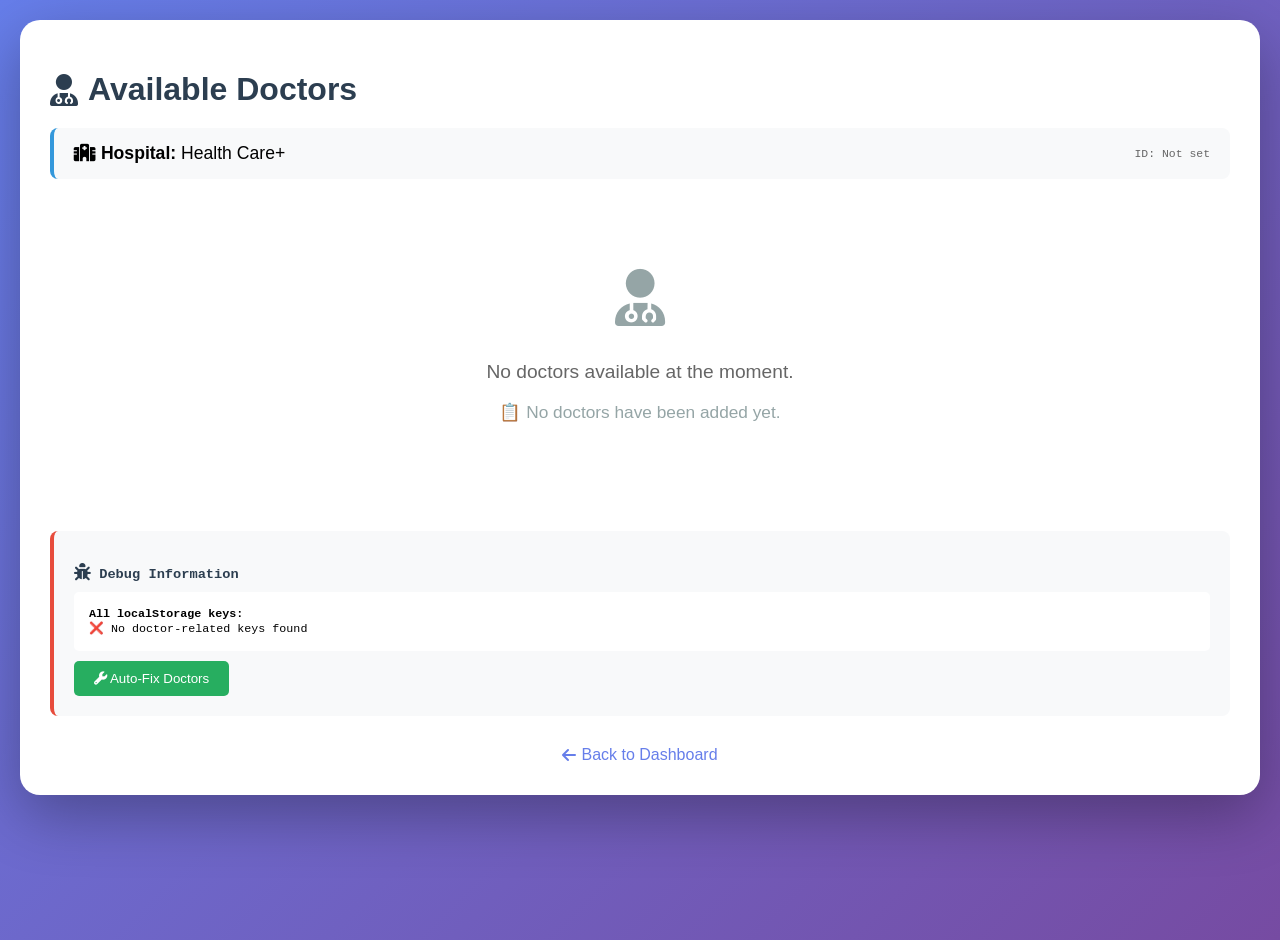
<file: smart-hospital/doctors.html>
<!DOCTYPE html>
<html lang="en">
<head>
  <meta charset="UTF-8">
  <meta name="viewport" content="width=device-width, initial-scale=1.0">
  <title>Available Doctors - LifeLink 24/7</title>
  <link rel="stylesheet" href="style.css">
  <link rel="stylesheet" href="https://cdnjs.cloudflare.com/ajax/libs/font-awesome/6.0.0/css/all.min.css">
  <style>
    body {
      background: linear-gradient(135deg, #667eea 0%, #764ba2 100%);
      min-height: 100vh;
      font-family: 'Segoe UI', sans-serif;
      margin: 0;
      padding: 20px;
    }
    
    .container {
      max-width: 1200px;
      margin: 0 auto;
      background: white;
      border-radius: 20px;
      padding: 30px;
      box-shadow: 0 20px 60px rgba(0,0,0,0.3);
    }
    
    h1 {
      color: #2c3e50;
      margin-bottom: 20px;
      display: flex;
      align-items: center;
      gap: 10px;
    }
    
    .hospital-info {
      background: #f8f9fa;
      padding: 15px 20px;
      border-radius: 8px;
      margin-bottom: 30px;
      border-left: 4px solid #3498db;
      font-size: 1.1em;
      display: flex;
      justify-content: space-between;
      align-items: center;
    }
    
    .hospital-id {
      font-size: 0.8em;
      color: #666;
      font-family: monospace;
    }
    
    .doctors-grid {
      display: grid;
      grid-template-columns: repeat(auto-fill, minmax(300px, 1fr));
      gap: 20px;
    }
    
    .doctor-card {
      background: #f8f9fa;
      padding: 25px;
      border-radius: 10px;
      border-left: 4px solid #27ae60;
      transition: transform 0.3s, box-shadow 0.3s;
    }
    
    .doctor-card:hover {
      transform: translateY(-5px);
      box-shadow: 0 10px 20px rgba(0,0,0,0.1);
    }
    
    .doctor-name {
      font-size: 1.3em;
      font-weight: bold;
      color: #2c3e50;
      margin-bottom: 5px;
    }
    
    .doctor-specialization {
      color: #3498db;
      font-weight: 500;
      margin-bottom: 15px;
      font-size: 1.1em;
    }
    
    .doctor-details {
      color: #666;
      margin: 8px 0;
      display: flex;
      align-items: center;
      gap: 8px;
    }
    
    .doctor-details i {
      width: 20px;
      color: #3498db;
    }
    
    .available-badge {
      display: inline-block;
      background: #27ae60;
      color: white;
      padding: 5px 15px;
      border-radius: 20px;
      font-size: 0.9em;
      margin: 15px 0;
    }
    
    .book-btn {
      width: 100%;
      padding: 12px;
      background: linear-gradient(135deg, #667eea 0%, #764ba2 100%);
      color: white;
      border: none;
      border-radius: 5px;
      cursor: pointer;
      font-size: 1em;
      display: flex;
      align-items: center;
      justify-content: center;
      gap: 8px;
      transition: all 0.3s;
      margin-top: 10px;
    }
    
    .book-btn:hover {
      transform: translateY(-2px);
      box-shadow: 0 5px 15px rgba(102,126,234,0.3);
    }
    
    .no-doctors {
      text-align: center;
      padding: 60px;
      color: #666;
      font-size: 1.2em;
      grid-column: 1 / -1;
    }
    
    .no-doctors i {
      font-size: 3em;
      color: #95a5a6;
      margin-bottom: 15px;
    }
    
    .debug-section {
      background: #f8f9fa;
      padding: 20px;
      border-radius: 8px;
      margin-top: 30px;
      border-left: 4px solid #e74c3c;
      font-family: monospace;
      font-size: 0.9em;
    }
    
    .debug-section h3 {
      color: #2c3e50;
      margin-bottom: 10px;
    }
    
    .debug-content {
      background: white;
      padding: 15px;
      border-radius: 5px;
      overflow-x: auto;
    }
    
    .fix-btn {
      background: #27ae60;
      color: white;
      border: none;
      padding: 10px 20px;
      border-radius: 5px;
      cursor: pointer;
      margin-top: 10px;
    }
    
    .fix-btn:hover {
      background: #219a52;
    }
    
    .back-link {
      margin-top: 30px;
      text-align: center;
    }
    
    .back-link a {
      color: #667eea;
      text-decoration: none;
      display: inline-flex;
      align-items: center;
      gap: 5px;
    }
    
    .back-link a:hover {
      text-decoration: underline;
    }
  </style>
</head>
<body>
  <div class="container">
    <h1><i class="fas fa-user-md"></i> Available Doctors</h1>
    
    <div class="hospital-info">
      <div>
        <i class="fas fa-hospital"></i> <strong>Hospital:</strong> <span id="hospitalName">Loading...</span>
      </div>
      <span class="hospital-id" id="hospitalId">ID: </span>
    </div>
    
    <div id="doctorsContainer" class="doctors-grid">
      <div class="no-doctors">
        <i class="fas fa-spinner fa-spin"></i>
        <p>Loading doctors...</p>
      </div>
    </div>
    
    <!-- Debug Section -->
    <div id="debugSection" class="debug-section">
      <h3><i class="fas fa-bug"></i> Debug Information</h3>
      <div id="debugContent" class="debug-content">Loading debug info...</div>
      <button id="fixBtn" class="fix-btn" onclick="fixDoctors()">
        <i class="fas fa-wrench"></i> Auto-Fix Doctors
      </button>
    </div>
    
    <div class="back-link">
      <a href="patient-dashboard.html"><i class="fas fa-arrow-left"></i> Back to Dashboard</a>
    </div>
  </div>

  <script>
    // ====================================
    // GET HOSPITAL INFO
    // ====================================
    let hospitalId = 
      localStorage.getItem('selectedHospitalId') || 
      localStorage.getItem('hospitalId') || 
      '';
    
    let hospitalName = 
      localStorage.getItem('selectedHospitalName') || 
      localStorage.getItem('hospitalName') || 
      'Health Care+';
    
    document.getElementById('hospitalName').textContent = hospitalName;
    document.getElementById('hospitalId').textContent = `ID: ${hospitalId || 'Not set'}`;
    
    console.log("========== DOCTORS PAGE ==========");
    console.log("Hospital ID:", hospitalId);
    console.log("Hospital Name:", hospitalName);

    // ====================================
    // DEBUG FUNCTION - Show all localStorage
    // ====================================
    function showDebugInfo() {
      let debugHtml = '<strong>All localStorage keys:</strong><br>';
      let doctorKeys = [];
      
      for (let i = 0; i < localStorage.length; i++) {
        const key = localStorage.key(i);
        const value = localStorage.getItem(key);
        
        if (key.includes('doctor') || key.includes('Doctor') || key.includes('hosp')) {
          doctorKeys.push(key);
          try {
            const parsed = JSON.parse(value);
            if (Array.isArray(parsed)) {
              debugHtml += `📋 ${key}: ${parsed.length} doctors found<br>`;
            } else {
              debugHtml += `🔑 ${key}: ${value.substring(0, 50)}...<br>`;
            }
          } catch {
            debugHtml += `🔑 ${key}: ${value}<br>`;
          }
        }
      }
      
      if (doctorKeys.length === 0) {
        debugHtml += '❌ No doctor-related keys found<br>';
      }
      
      document.getElementById('debugContent').innerHTML = debugHtml;
    }

    // ====================================
    // FIND ALL DOCTORS IN STORAGE
    // ====================================
    function findAllDoctors() {
      let allDoctors = [];
      let foundKeys = [];
      
      for (let i = 0; i < localStorage.length; i++) {
        const key = localStorage.key(i);
        if (key.includes('doctor') || key.includes('Doctor') || key.includes('Doctor')) {
          try {
            const value = JSON.parse(localStorage.getItem(key));
            if (Array.isArray(value)) {
              allDoctors = [...allDoctors, ...value];
              foundKeys.push(key);
            }
          } catch (e) {}
        }
      }
      
      return { allDoctors, foundKeys };
    }

    // ====================================
    // AUTO-FIX DOCTORS FUNCTION
    // ====================================
    window.fixDoctors = function() {
      const { allDoctors, foundKeys } = findAllDoctors();
      
      if (allDoctors.length === 0) {
        alert('❌ No doctors found anywhere in storage! Please add doctors first.');
        return;
      }
      
      // Save to correct hospital ID
      const targetKey = `doctors_${hospitalId}`;
      localStorage.setItem(targetKey, JSON.stringify(allDoctors));
      
      // Also save to generic key as backup
      localStorage.setItem('doctors', JSON.stringify(allDoctors));
      
      console.log(`✅ Fixed: Saved ${allDoctors.length} doctors to ${targetKey}`);
      alert(`✅ Fixed! ${allDoctors.length} doctors saved to ${hospitalName}`);
      
      showDebugInfo();
      loadDoctors();
    };

    // ====================================
    // LOAD DOCTORS FUNCTION
    // ====================================
    function loadDoctors() {
      const container = document.getElementById('doctorsContainer');
      let doctors = [];
      let source = '';
      
      // Method 1: Try specific hospital ID
      if (hospitalId) {
        const specificKey = `doctors_${hospitalId}`;
        try {
          doctors = JSON.parse(localStorage.getItem(specificKey)) || [];
          if (doctors.length > 0) source = specificKey;
        } catch (e) {}
      }
      
      // Method 2: Try generic doctors key
      if (doctors.length === 0) {
        try {
          doctors = JSON.parse(localStorage.getItem('doctors')) || [];
          if (doctors.length > 0) source = 'doctors';
        } catch (e) {}
      }
      
      // Method 3: Search all keys
      if (doctors.length === 0) {
        const { allDoctors } = findAllDoctors();
        doctors = allDoctors;
        if (doctors.length > 0) source = 'multiple keys';
      }
      
      console.log(`Found ${doctors.length} doctors from ${source || 'none'}`);
      
      // Filter only present doctors
      const availableDoctors = doctors.filter(d => d.status === 'present');
      
      if (availableDoctors.length === 0) {
        container.innerHTML = `
          <div class="no-doctors">
            <i class="fas fa-user-md"></i>
            <p>No doctors available at the moment.</p>
            <p style="font-size: 0.9em; color: #95a5a6;">
              ${doctors.length > 0 ? 
                '⚠️ Doctors exist but are marked as absent.' : 
                '📋 No doctors have been added yet.'}
            </p>
          </div>
        `;
      } else {
        container.innerHTML = availableDoctors.map(doctor => `
          <div class="doctor-card">
            <div class="doctor-name">👨‍⚕️ Dr. ${doctor.name}</div>
            <div class="doctor-specialization">${doctor.specialization}</div>
            <div class="doctor-details">
              <i class="fas fa-graduation-cap"></i> ${doctor.qualification || 'Not specified'}
            </div>
            <div class="doctor-details">
              <i class="fas fa-clock"></i> ${doctor.experience || 0} years
            </div>
            <div class="available-badge">
              <i class="fas fa-check-circle"></i> Available Today
            </div>
            <button class="book-btn" onclick="bookDoctor('${doctor.name}', '${doctor.specialization}')">
              <i class="fas fa-calendar-check"></i> Book Appointment
            </button>
          </div>
        `).join('');
      }
      
      showDebugInfo();
    }
    
    window.bookDoctor = function(name, spec) {
      localStorage.setItem('selectedDoctor', name);
      localStorage.setItem('selectedSpecialist', spec);
      window.location.href = 'patient-form.html';
    };
    
    // Load doctors on page load
    loadDoctors();
  </script>
</body>
</html>
</file>
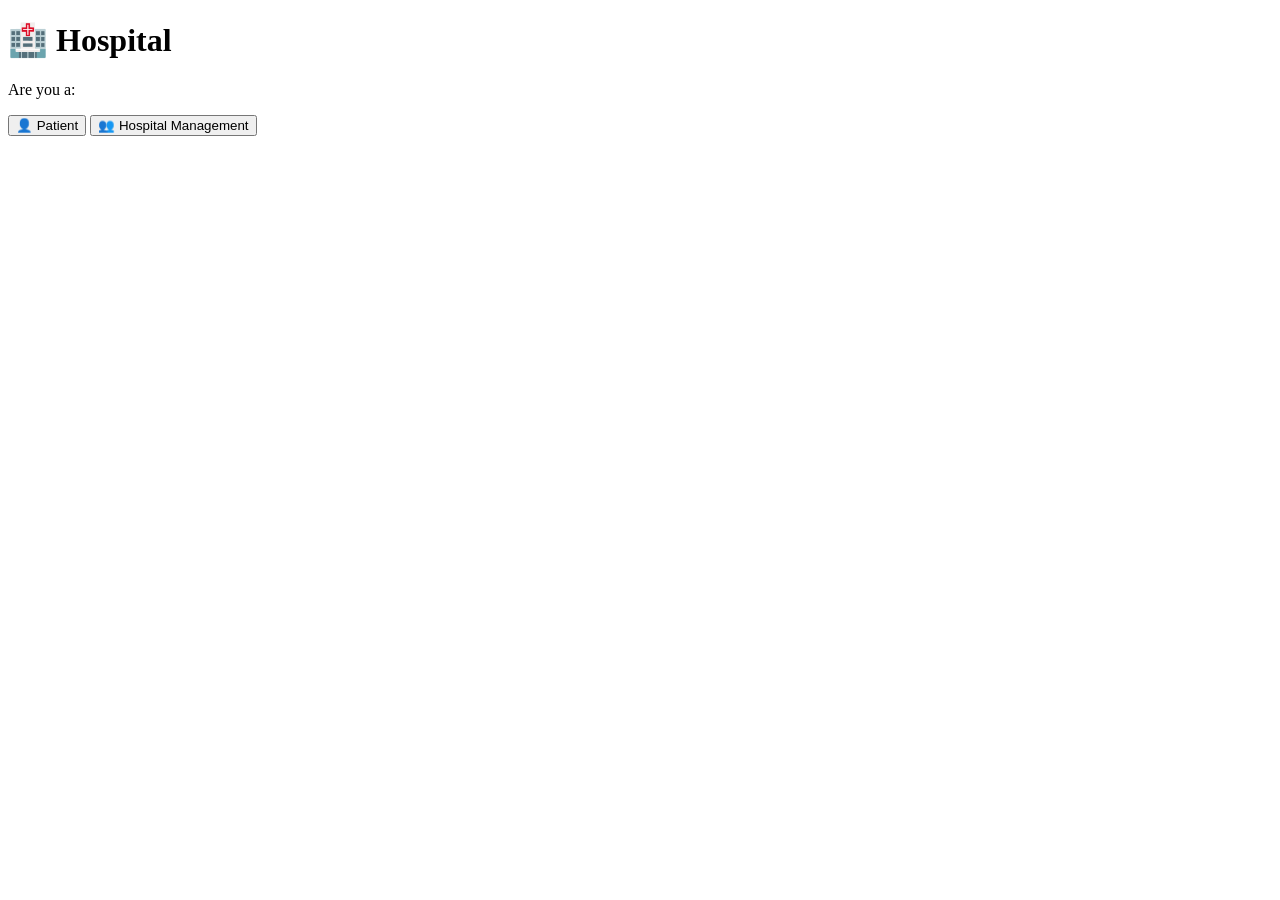
<file: smart-hospital/hospital-select.html>
<!-- 📁 hospital-select.html -->
<!DOCTYPE html>
<html>
<head>
  <title>Select Role</title>
  <link rel="stylesheet" href="style.css">
</head>
<body>
  <div class="container">
    <div class="selection-container">
      <h1>🏥 <span id="hospitalName"></span></h1>
      <p>Are you a:</p>
      
      <div class="selection-buttons">
        <button class="selection-btn patient-btn" onclick="window.location.href='patient-dashboard.html'">
          👤 Patient
        </button>
        <button class="selection-btn management-btn" onclick="window.location.href='management-login.html'">
          👥 Hospital Management
        </button>
      </div>
    </div>
  </div>

  <script>
    document.getElementById('hospitalName').textContent = 
      localStorage.getItem('selectedHospitalName') || 'Hospital';
  </script>
</body>
</html>
</file>
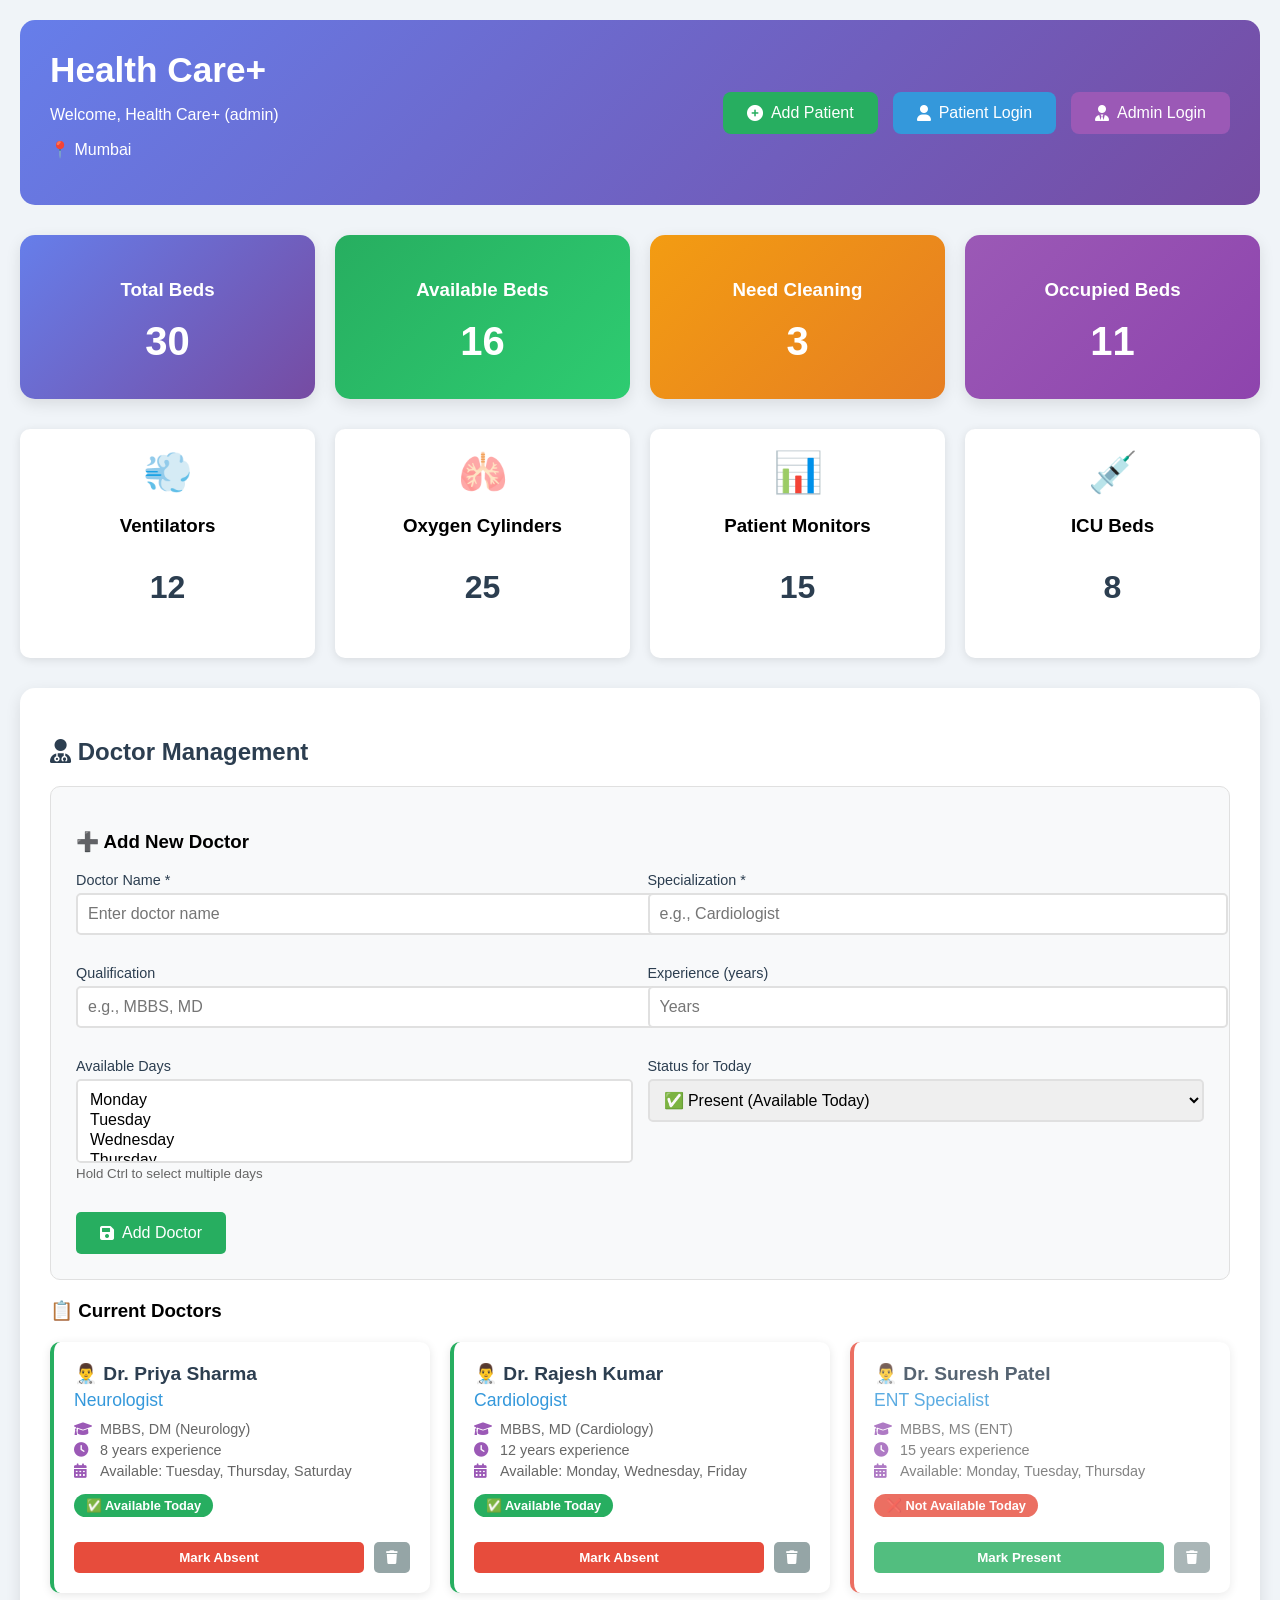
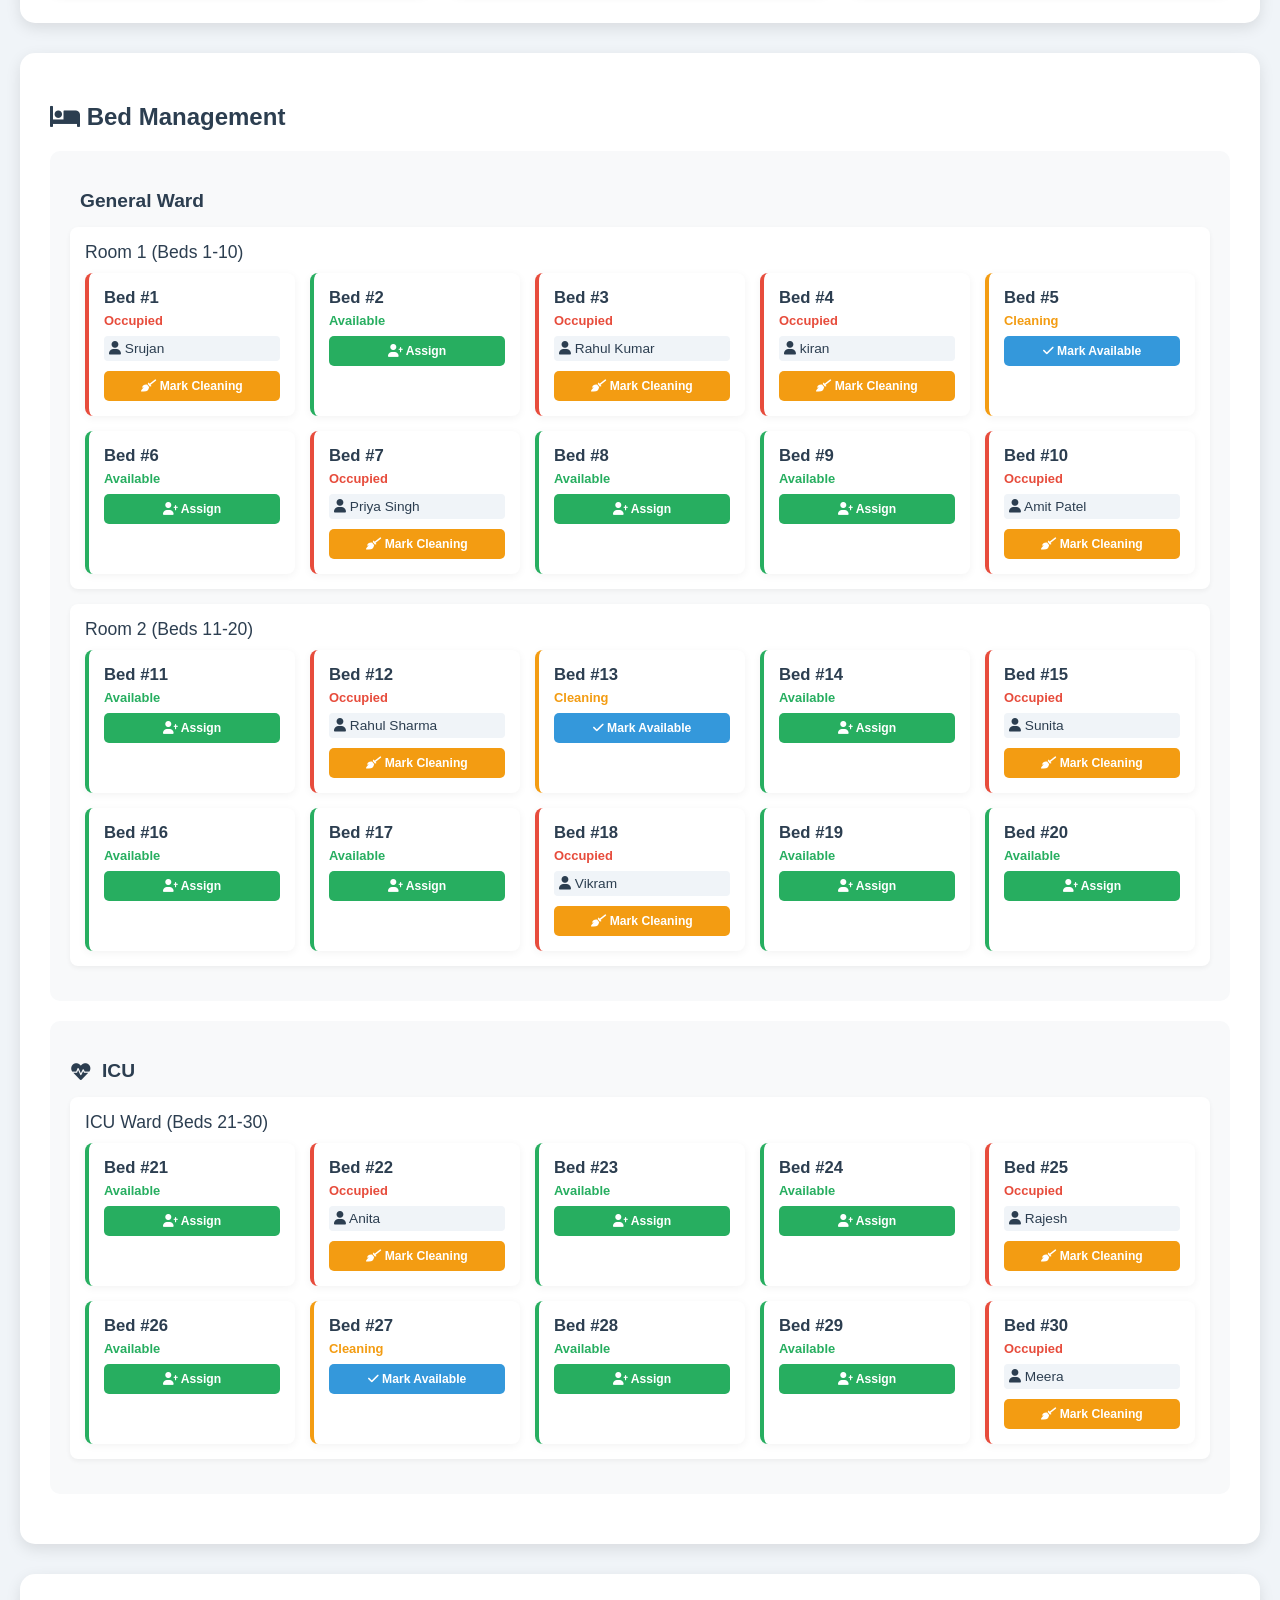
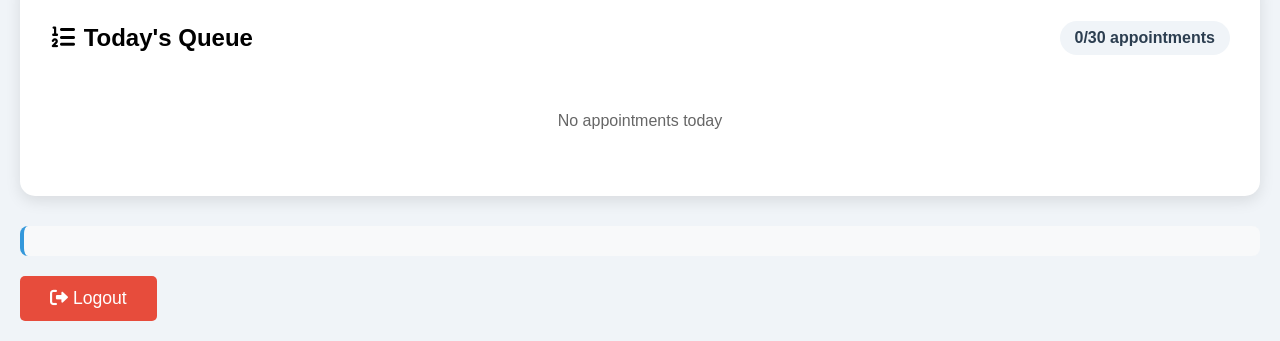
<file: smart-hospital/management-dashboard.html>
<!DOCTYPE html>
<html lang="en">
<head>
  <meta charset="UTF-8">
  <meta name="viewport" content="width=device-width, initial-scale=1.0">
  <title>Hospital Dashboard - LifeLink 24/7</title>
  <link rel="stylesheet" href="style.css">
  <link rel="stylesheet" href="https://cdnjs.cloudflare.com/ajax/libs/font-awesome/6.0.0/css/all.min.css">
  <style>
    /* Dashboard styles */
    body {
      background: #f0f4f8;
      font-family: 'Segoe UI', sans-serif;
      margin: 0;
      padding: 20px;
    }
    
    .dashboard-container {
      max-width: 1400px;
      margin: 0 auto;
    }
    
    /* Header Styles */
    .dashboard-header {
      background: linear-gradient(135deg, #667eea 0%, #764ba2 100%);
      color: white;
      padding: 30px;
      border-radius: 15px;
      margin-bottom: 30px;
      display: flex;
      justify-content: space-between;
      align-items: center;
    }
    
    .hospital-name {
      font-size: 2.2em;
      font-weight: bold;
      margin: 0;
    }
    
    /* Stats Cards */
    .stats-grid {
      display: grid;
      grid-template-columns: repeat(4, 1fr);
      gap: 20px;
      margin: 30px 0;
    }
    
    .stat-card {
      background: white;
      padding: 25px;
      border-radius: 15px;
      text-align: center;
      box-shadow: 0 5px 15px rgba(0,0,0,0.1);
    }
    
    .stat-card.blue { background: linear-gradient(135deg, #667eea 0%, #764ba2 100%); color: white; }
    .stat-card.green { background: linear-gradient(135deg, #27ae60 0%, #2ecc71 100%); color: white; }
    .stat-card.orange { background: linear-gradient(135deg, #f39c12 0%, #e67e22 100%); color: white; }
    .stat-card.purple { background: linear-gradient(135deg, #9b59b6 0%, #8e44ad 100%); color: white; }
    
    .stat-number {
      font-size: 2.5em;
      font-weight: bold;
      margin: 10px 0;
    }
    
    /* Resources Grid */
    .resources-grid {
      display: grid;
      grid-template-columns: repeat(4, 1fr);
      gap: 20px;
      margin: 30px 0;
    }
    
    .resource-card {
      background: white;
      padding: 20px;
      border-radius: 10px;
      text-align: center;
      box-shadow: 0 2px 10px rgba(0,0,0,0.1);
    }
    
    .resource-icon {
      font-size: 2.5em;
      margin-bottom: 10px;
    }
    
    .resource-count {
      font-size: 2em;
      font-weight: bold;
      color: #2c3e50;
    }
    
    /* Action Buttons */
    .action-buttons {
      display: flex;
      gap: 15px;
      margin: 20px 0;
      flex-wrap: wrap;
    }
    
    .action-btn {
      padding: 12px 24px;
      background: #27ae60;
      color: white;
      border: none;
      border-radius: 8px;
      cursor: pointer;
      font-size: 1em;
      display: flex;
      align-items: center;
      gap: 8px;
      transition: all 0.3s;
    }
    
    .action-btn:hover {
      background: #219a52;
      transform: translateY(-2px);
    }
    
    .action-btn.purple {
      background: #9b59b6;
    }
    
    .action-btn.purple:hover {
      background: #8e44ad;
    }
    
    /* Bed Management Section */
    .bed-management-section {
      background: white;
      padding: 30px;
      border-radius: 15px;
      margin: 30px 0;
      box-shadow: 0 5px 15px rgba(0,0,0,0.1);
    }
    
    .section-title {
      color: #2c3e50;
      margin-bottom: 20px;
      font-size: 1.5em;
    }
    
    .ward-section {
      background: #f8f9fa;
      padding: 20px;
      border-radius: 10px;
      margin: 20px 0;
    }
    
    .ward-title {
      color: #2c3e50;
      margin-bottom: 15px;
      font-size: 1.2em;
      display: flex;
      align-items: center;
      gap: 10px;
    }
    
    .room-card {
      background: white;
      padding: 15px;
      border-radius: 8px;
      margin: 15px 0;
      box-shadow: 0 2px 5px rgba(0,0,0,0.05);
    }
    
    .room-title {
      color: #2c3e50;
      margin-bottom: 10px;
      font-size: 1.1em;
    }
    
    .bed-grid {
      display: grid;
      grid-template-columns: repeat(auto-fill, minmax(180px, 1fr));
      gap: 15px;
    }
    
    .bed-card {
      background: white;
      padding: 15px;
      border-radius: 8px;
      border-left: 4px solid;
      font-size: 0.95em;
      box-shadow: 0 2px 8px rgba(0,0,0,0.05);
      transition: transform 0.2s;
    }
    
    .bed-card:hover {
      transform: translateY(-2px);
      box-shadow: 0 5px 15px rgba(0,0,0,0.1);
    }
    
    .bed-card.available { border-left-color: #27ae60; }
    .bed-card.occupied { border-left-color: #e74c3c; }
    .bed-card.cleaning { border-left-color: #f39c12; }
    
    .bed-number {
      font-weight: bold;
      font-size: 1.1em;
      margin-bottom: 5px;
      color: #2c3e50;
    }
    
    .bed-status {
      font-size: 0.85em;
      color: #666;
      margin-bottom: 8px;
      text-transform: capitalize;
    }
    
    .bed-status.available { color: #27ae60; font-weight: 600; }
    .bed-status.occupied { color: #e74c3c; font-weight: 600; }
    .bed-status.cleaning { color: #f39c12; font-weight: 600; }
    
    .bed-patient {
      font-size: 0.9em;
      color: #2c3e50;
      margin-bottom: 10px;
      padding: 5px;
      background: #f0f4f8;
      border-radius: 4px;
    }
    
    .bed-actions {
      display: flex;
      gap: 5px;
      margin-top: 8px;
    }
    
    .bed-action-btn {
      flex: 1;
      padding: 8px 5px;
      font-size: 0.8em;
      border: none;
      border-radius: 5px;
      cursor: pointer;
      font-weight: 600;
      transition: all 0.3s;
    }
    
    .assign-btn {
      background: #27ae60;
      color: white;
    }
    
    .assign-btn:hover {
      background: #219a52;
      transform: translateY(-2px);
    }
    
    .cleaning-btn {
      background: #f39c12;
      color: white;
    }
    
    .cleaning-btn:hover {
      background: #e67e22;
      transform: translateY(-2px);
    }
    
    .available-btn {
      background: #3498db;
      color: white;
    }
    
    .available-btn:hover {
      background: #2980b9;
      transform: translateY(-2px);
    }
    
    /* Queue Section */
    .queue-section {
      background: white;
      padding: 30px;
      border-radius: 15px;
      margin: 30px 0;
      box-shadow: 0 5px 15px rgba(0,0,0,0.1);
    }
    
    .queue-header {
      display: flex;
      justify-content: space-between;
      align-items: center;
      margin-bottom: 20px;
    }
    
    .queue-stats {
      background: #f0f4f8;
      padding: 8px 15px;
      border-radius: 20px;
      font-weight: 600;
      color: #2c3e50;
    }
    
    .queue-item {
      background: #f8f9fa;
      padding: 20px;
      margin: 15px 0;
      border-radius: 10px;
      border-left: 4px solid #27ae60;
      transition: transform 0.2s;
    }
    
    .queue-item:hover {
      transform: translateX(5px);
      box-shadow: 0 5px 15px rgba(0,0,0,0.1);
    }
    
    .queue-item-header {
      display: flex;
      justify-content: space-between;
      align-items: center;
      margin-bottom: 10px;
    }
    
    .queue-number-badge {
      font-size: 1.3em;
      font-weight: bold;
      color: #27ae60;
    }
    
    .queue-status {
      background: #27ae60;
      color: white;
      padding: 4px 12px;
      border-radius: 20px;
      font-size: 0.85em;
    }
    
    .queue-details {
      display: grid;
      grid-template-columns: repeat(auto-fit, minmax(200px, 1fr));
      gap: 10px;
      margin-top: 10px;
    }
    
    .queue-detail {
      display: flex;
      align-items: center;
      gap: 8px;
      color: #2c3e50;
    }
    
    .queue-detail i {
      width: 20px;
      color: #3498db;
    }
    
    /* Doctor Management Styles */
    .doctor-management-section {
      background: white;
      padding: 30px;
      border-radius: 15px;
      margin: 30px 0;
      box-shadow: 0 5px 15px rgba(0,0,0,0.1);
    }

    .add-doctor-form {
      background: #f8f9fa;
      padding: 25px;
      border-radius: 10px;
      margin: 20px 0;
      border: 1px solid #e0e0e0;
    }

    .form-row {
      display: grid;
      grid-template-columns: 1fr 1fr;
      gap: 15px;
      margin-bottom: 15px;
    }

    .form-group {
      margin-bottom: 15px;
    }

    .form-group label {
      display: block;
      margin-bottom: 5px;
      color: #2c3e50;
      font-weight: 500;
    }

    .form-group input,
    .form-group select {
      width: 100%;
      padding: 10px;
      border: 2px solid #e0e0e0;
      border-radius: 5px;
      font-size: 1em;
    }

    .form-group input:focus,
    .form-group select:focus {
      border-color: #9b59b6;
      outline: none;
    }

    .save-btn {
      background: #27ae60;
      color: white;
      border: none;
      padding: 12px 24px;
      border-radius: 5px;
      cursor: pointer;
      font-size: 1em;
      display: inline-flex;
      align-items: center;
      gap: 8px;
      transition: all 0.3s;
    }

    .save-btn:hover {
      background: #219a52;
      transform: translateY(-2px);
    }

    .doctors-grid {
      display: grid;
      grid-template-columns: repeat(auto-fill, minmax(300px, 1fr));
      gap: 20px;
      margin-top: 20px;
    }

    .doctor-card {
      background: white;
      padding: 20px;
      border-radius: 10px;
      box-shadow: 0 2px 10px rgba(0,0,0,0.1);
      border-left: 4px solid;
      transition: transform 0.2s;
    }

    .doctor-card:hover {
      transform: translateY(-3px);
      box-shadow: 0 5px 15px rgba(0,0,0,0.15);
    }

    .doctor-card.present {
      border-left-color: #27ae60;
    }

    .doctor-card.absent {
      border-left-color: #e74c3c;
      opacity: 0.8;
    }

    .doctor-name {
      font-size: 1.2em;
      font-weight: bold;
      color: #2c3e50;
      margin-bottom: 5px;
    }

    .doctor-specialization {
      color: #3498db;
      font-weight: 500;
      margin-bottom: 10px;
      font-size: 1.1em;
    }

    .doctor-details {
      color: #666;
      font-size: 0.9em;
      margin: 5px 0;
      display: flex;
      align-items: center;
      gap: 8px;
    }

    .doctor-details i {
      width: 18px;
      color: #9b59b6;
    }

    .doctor-status-badge {
      display: inline-block;
      padding: 4px 12px;
      border-radius: 20px;
      font-size: 0.8em;
      font-weight: bold;
      margin: 10px 0;
    }

    .status-present {
      background: #27ae60;
      color: white;
    }

    .status-absent {
      background: #e74c3c;
      color: white;
    }

    .doctor-actions {
      display: flex;
      gap: 10px;
      margin-top: 15px;
    }

    .toggle-status-btn {
      flex: 1;
      padding: 8px;
      border: none;
      border-radius: 5px;
      cursor: pointer;
      font-weight: 600;
      transition: all 0.3s;
    }

    .toggle-present {
      background: #27ae60;
      color: white;
    }

    .toggle-present:hover {
      background: #219a52;
    }

    .toggle-absent {
      background: #e74c3c;
      color: white;
    }

    .toggle-absent:hover {
      background: #c0392b;
    }

    .delete-btn {
      background: #95a5a6;
      color: white;
      border: none;
      padding: 8px 12px;
      border-radius: 5px;
      cursor: pointer;
      transition: all 0.3s;
    }

    .delete-btn:hover {
      background: #7f8c8d;
    }
    
    .logout-btn {
      padding: 12px 30px;
      background: #e74c3c;
      color: white;
      border: none;
      border-radius: 5px;
      cursor: pointer;
      font-size: 1.1em;
      margin-top: 20px;
      transition: all 0.3s;
    }
    
    .logout-btn:hover {
      background: #c0392b;
      transform: translateY(-2px);
    }
    
    .debug-info {
      background: #f8f9fa;
      padding: 15px;
      border-radius: 8px;
      margin-top: 20px;
      border-left: 4px solid #3498db;
    }
  </style>
</head>
<body>
  <div class="dashboard-container">
    <!-- Header -->
    <div class="dashboard-header">
      <div>
        <h1 class="hospital-name" id="hospitalName">Loading...</h1>
        <p id="welcomeMessage">Welcome, <span id="staffName"></span> (<span id="staffRole">admin</span>)</p>
        <p id="hospitalLocation"></p>
      </div>
      <div class="action-buttons">
        <button class="action-btn" onclick="window.location.href='add-patient.html'">
          <i class="fas fa-plus-circle"></i> Add Patient
        </button>
        <button class="action-btn" onclick="openPatientLoginModal()" style="background: #3498db;">
          <i class="fas fa-user"></i> Patient Login
        </button>
        <button class="action-btn purple" onclick="window.location.href='admin-login.html'">
          <i class="fas fa-user-tie"></i> Admin Login
        </button>
      </div>
    </div>

    <!-- Stats Cards -->
    <div class="stats-grid">
      <div class="stat-card blue">
        <h3>Total Beds</h3>
        <p class="stat-number" id="totalBeds">30</p>
      </div>
      <div class="stat-card green">
        <h3>Available Beds</h3>
        <p class="stat-number" id="availableBeds">19</p>
      </div>
      <div class="stat-card orange">
        <h3>Need Cleaning</h3>
        <p class="stat-number" id="needCleaning">3</p>
      </div>
      <div class="stat-card purple">
        <h3>Occupied Beds</h3>
        <p class="stat-number" id="occupiedBeds">8</p>
      </div>
    </div>

    <!-- Resources -->
    <div class="resources-grid">
      <div class="resource-card">
        <div class="resource-icon">💨</div>
        <h3>Ventilators</h3>
        <p class="resource-count" id="ventilators">12</p>
      </div>
      <div class="resource-card">
        <div class="resource-icon">🫁</div>
        <h3>Oxygen Cylinders</h3>
        <p class="resource-count" id="oxygen">25</p>
      </div>
      <div class="resource-card">
        <div class="resource-icon">📊</div>
        <h3>Patient Monitors</h3>
        <p class="resource-count" id="monitors">15</p>
      </div>
      <div class="resource-card">
        <div class="resource-icon">💉</div>
        <h3>ICU Beds</h3>
        <p class="resource-count" id="icuBeds">8</p>
      </div>
    </div>

    <!-- DOCTOR MANAGEMENT SECTION - ADDED HERE -->
    <div class="doctor-management-section">
      <h2 class="section-title"><i class="fas fa-user-md"></i> Doctor Management</h2>
      
      <!-- Add Doctor Form -->
      <div class="add-doctor-form">
        <h3>➕ Add New Doctor</h3>
        <div class="form-row">
          <div class="form-group">
            <label>Doctor Name *</label>
            <input type="text" id="doctorName" placeholder="Enter doctor name">
          </div>
          <div class="form-group">
            <label>Specialization *</label>
            <input type="text" id="doctorSpecialization" placeholder="e.g., Cardiologist">
          </div>
        </div>
        <div class="form-row">
          <div class="form-group">
            <label>Qualification</label>
            <input type="text" id="doctorQualification" placeholder="e.g., MBBS, MD">
          </div>
          <div class="form-group">
            <label>Experience (years)</label>
            <input type="number" id="doctorExperience" placeholder="Years">
          </div>
        </div>
        <div class="form-row">
          <div class="form-group">
            <label>Available Days</label>
            <select id="doctorDays" multiple size="3">
              <option value="Monday">Monday</option>
              <option value="Tuesday">Tuesday</option>
              <option value="Wednesday">Wednesday</option>
              <option value="Thursday">Thursday</option>
              <option value="Friday">Friday</option>
              <option value="Saturday">Saturday</option>
            </select>
            <small style="color: #666;">Hold Ctrl to select multiple days</small>
          </div>
          <div class="form-group">
            <label>Status for Today</label>
            <select id="doctorStatus">
              <option value="present">✅ Present (Available Today)</option>
              <option value="absent">❌ Absent (Not Available)</option>
            </select>
          </div>
        </div>
        <button onclick="addDoctor()" class="save-btn">
          <i class="fas fa-save"></i> Add Doctor
        </button>
      </div>

      <!-- Doctors List -->
      <h3>📋 Current Doctors</h3>
      <div id="doctorsList" class="doctors-grid">
        <!-- Doctors will be loaded here -->
      </div>
    </div>

    <!-- Bed Management Section -->
    <div class="bed-management-section">
      <h2 class="section-title"><i class="fas fa-bed"></i> Bed Management</h2>
      
      <!-- General Ward -->
      <div class="ward-section">
        <h3 class="ward-title"><i class="fas fa-ward"></i> General Ward</h3>
        
        <!-- Room 1 (Beds 1-10) -->
        <div class="room-card">
          <div class="room-title">Room 1 (Beds 1-10)</div>
          <div class="bed-grid" id="generalRoom1"></div>
        </div>
        
        <!-- Room 2 (Beds 11-20) -->
        <div class="room-card">
          <div class="room-title">Room 2 (Beds 11-20)</div>
          <div class="bed-grid" id="generalRoom2"></div>
        </div>
      </div>
      
      <!-- ICU -->
      <div class="ward-section">
        <h3 class="ward-title"><i class="fas fa-heartbeat"></i> ICU</h3>
        <div class="room-card">
          <div class="room-title">ICU Ward (Beds 21-30)</div>
          <div class="bed-grid" id="icuBedsSection"></div>
        </div>
      </div>
    </div>

    <!-- Queue Section -->
    <div class="queue-section">
      <div class="queue-header">
        <h2><i class="fas fa-list-ol"></i> Today's Queue</h2>
        <div class="queue-stats" id="queueStats">0/30 appointments</div>
      </div>
      <div id="queueList">
        <p style="text-align: center; color: #666; padding: 20px;">Loading appointments...</p>
      </div>
    </div>

    <!-- Debug Info -->
    <div class="debug-info" id="debugInfo"></div>

    <!-- Logout Button -->
    <button class="logout-btn" onclick="logout()">
      <i class="fas fa-sign-out-alt"></i> Logout
    </button>
  </div>

  <script>
    // ====================================
    // GET HOSPITAL DATA
    // ====================================
    let hospitalName = localStorage.getItem('hospitalName') || localStorage.getItem('selectedHospitalName') || 'Health Care+';
    const hospitalId = localStorage.getItem('hospitalId') || localStorage.getItem('selectedHospitalId') || 'hosp_healthcare_002';
    const hospitalCity = localStorage.getItem('hospitalCity') || 'Mumbai';
    const staffRole = localStorage.getItem('staffRole') || 'admin';

    document.getElementById('hospitalName').textContent = hospitalName;
    document.getElementById('staffName').textContent = hospitalName;
    document.getElementById('staffRole').textContent = staffRole;
    document.getElementById('welcomeMessage').innerHTML = `Welcome, <span>${hospitalName}</span> (<span>${staffRole}</span>)`;
    document.getElementById('hospitalLocation').textContent = `📍 ${hospitalCity}`;

    // ====================================
    // DOCTOR MANAGEMENT FUNCTIONS
    // ====================================

    // Load doctors from localStorage
    function loadDoctors() {
      const doctorsKey = `doctors_${hospitalId}`;
      let doctors = JSON.parse(localStorage.getItem(doctorsKey)) || [];
      
      const doctorsList = document.getElementById('doctorsList');
      if (!doctorsList) return;
      
      if (doctors.length === 0) {
        doctorsList.innerHTML = '<p style="text-align: center; padding: 30px; color: #666;">No doctors added yet. Add your first doctor above.</p>';
        return;
      }
      
      // Sort by status (present first) and then by name
      doctors.sort((a, b) => {
        if (a.status === b.status) return a.name.localeCompare(b.name);
        return a.status === 'present' ? -1 : 1;
      });
      
      doctorsList.innerHTML = doctors.map(doctor => `
        <div class="doctor-card ${doctor.status}">
          <div class="doctor-name">👨‍⚕️ Dr. ${doctor.name}</div>
          <div class="doctor-specialization">${doctor.specialization}</div>
          <div class="doctor-details">
            <i class="fas fa-graduation-cap"></i> ${doctor.qualification || 'Qualification not specified'}
          </div>
          <div class="doctor-details">
            <i class="fas fa-clock"></i> ${doctor.experience || 0} years experience
          </div>
          <div class="doctor-details">
            <i class="fas fa-calendar-alt"></i> Available: ${doctor.days ? doctor.days.join(', ') : 'Mon-Fri'}
          </div>
          <div class="doctor-status-badge ${doctor.status === 'present' ? 'status-present' : 'status-absent'}">
            ${doctor.status === 'present' ? '✅ Available Today' : '❌ Not Available Today'}
          </div>
          <div class="doctor-actions">
            <button class="toggle-status-btn ${doctor.status === 'present' ? 'toggle-absent' : 'toggle-present'}" 
                    onclick="toggleDoctorStatus('${doctor.id}')">
              ${doctor.status === 'present' ? 'Mark Absent' : 'Mark Present'}
            </button>
            <button class="delete-btn" onclick="deleteDoctor('${doctor.id}')">
              <i class="fas fa-trash"></i>
            </button>
          </div>
        </div>
      `).join('');
    }

    // Add new doctor
    window.addDoctor = function() {
      const name = document.getElementById('doctorName').value.trim();
      const specialization = document.getElementById('doctorSpecialization').value.trim();
      
      if (!name || !specialization) {
        alert('Please enter doctor name and specialization');
        return;
      }
      
      const doctorId = 'doc_' + Date.now() + '_' + Math.random().toString(36).substr(2, 5);
      
      const newDoctor = {
        id: doctorId,
        name: name,
        specialization: specialization,
        qualification: document.getElementById('doctorQualification').value || 'Not specified',
        experience: document.getElementById('doctorExperience').value || '0',
        days: Array.from(document.getElementById('doctorDays').selectedOptions).map(opt => opt.value),
        status: document.getElementById('doctorStatus').value,
        hospitalId: hospitalId,
        hospitalName: hospitalName,
        addedDate: new Date().toISOString()
      };
      
      console.log("Adding doctor:", newDoctor);
      
      const doctorsKey = `doctors_${hospitalId}`;
      let doctors = JSON.parse(localStorage.getItem(doctorsKey)) || [];
      doctors.push(newDoctor);
      localStorage.setItem(doctorsKey, JSON.stringify(doctors));
      
      // Clear form
      document.getElementById('doctorName').value = '';
      document.getElementById('doctorSpecialization').value = '';
      document.getElementById('doctorQualification').value = '';
      document.getElementById('doctorExperience').value = '';
      document.getElementById('doctorDays').selectedIndex = -1;
      
      loadDoctors();
      alert('✅ Doctor added successfully!');
    };

    // Toggle doctor status (Present/Absent)
    window.toggleDoctorStatus = function(doctorId) {
      const doctorsKey = `doctors_${hospitalId}`;
      let doctors = JSON.parse(localStorage.getItem(doctorsKey)) || [];
      
      const index = doctors.findIndex(d => d.id === doctorId);
      if (index !== -1) {
        doctors[index].status = doctors[index].status === 'present' ? 'absent' : 'present';
        localStorage.setItem(doctorsKey, JSON.stringify(doctors));
        loadDoctors();
      }
    };

    // Delete doctor
    window.deleteDoctor = function(doctorId) {
      if (confirm('Are you sure you want to delete this doctor?')) {
        const doctorsKey = `doctors_${hospitalId}`;
        let doctors = JSON.parse(localStorage.getItem(doctorsKey)) || [];
        doctors = doctors.filter(d => d.id !== doctorId);
        localStorage.setItem(doctorsKey, JSON.stringify(doctors));
        loadDoctors();
      }
    };

    // Initialize sample doctors if none exist
    function initSampleDoctors() {
      const doctorsKey = `doctors_${hospitalId}`;
      let doctors = JSON.parse(localStorage.getItem(doctorsKey)) || [];
      
      if (doctors.length === 0) {
        // Add sample doctors
        const sampleDoctors = [
          {
            id: 'doc_sample_1',
            name: 'Rajesh Kumar',
            specialization: 'Cardiologist',
            qualification: 'MBBS, MD (Cardiology)',
            experience: '12',
            days: ['Monday', 'Wednesday', 'Friday'],
            status: 'present',
            hospitalId: hospitalId,
            hospitalName: hospitalName
          },
          {
            id: 'doc_sample_2',
            name: 'Priya Sharma',
            specialization: 'Neurologist',
            qualification: 'MBBS, DM (Neurology)',
            experience: '8',
            days: ['Tuesday', 'Thursday', 'Saturday'],
            status: 'present',
            hospitalId: hospitalId,
            hospitalName: hospitalName
          },
          {
            id: 'doc_sample_3',
            name: 'Suresh Patel',
            specialization: 'ENT Specialist',
            qualification: 'MBBS, MS (ENT)',
            experience: '15',
            days: ['Monday', 'Tuesday', 'Thursday'],
            status: 'absent',
            hospitalId: hospitalId,
            hospitalName: hospitalName
          }
        ];
        
        localStorage.setItem(doctorsKey, JSON.stringify(sampleDoctors));
        console.log("✅ Sample doctors added for", hospitalName);
      }
    }

    // ====================================
    // BED MANAGEMENT FUNCTIONS
    // ====================================
    function loadBeds() {
      const storageKey = `beds_${hospitalId}`;
      
      let beds = JSON.parse(localStorage.getItem(storageKey));
      
      if (!beds) {
        beds = [];
        for (let i = 1; i <= 30; i++) {
          let status = 'available';
          let patient = null;
          
          if (i === 1) { status = 'occupied'; patient = 'Srujan'; }
          else if (i === 3) { status = 'occupied'; patient = 'Rahul Kumar'; }
          else if (i === 4) { status = 'occupied'; patient = 'kiran'; }
          else if (i === 5) { status = 'cleaning'; }
          else if (i === 7) { status = 'occupied'; patient = 'Priya Singh'; }
          else if (i === 10) { status = 'occupied'; patient = 'Amit Patel'; }
          else if (i === 12) { status = 'occupied'; patient = 'Rahul Sharma'; }
          else if (i === 15) { status = 'occupied'; patient = 'Sunita'; }
          else if (i === 18) { status = 'occupied'; patient = 'Vikram'; }
          else if (i === 22) { status = 'occupied'; patient = 'Anita'; }
          else if (i === 25) { status = 'occupied'; patient = 'Rajesh'; }
          else if (i === 30) { status = 'occupied'; patient = 'Meera'; }
          else if (i === 13 || i === 27) { status = 'cleaning'; }
          
          beds.push({ id: i, status: status, patient: patient });
        }
        localStorage.setItem(storageKey, JSON.stringify(beds));
      }
      
      const room1 = document.getElementById('generalRoom1');
      const room2 = document.getElementById('generalRoom2');
      const icu = document.getElementById('icuBedsSection');
      
      if (!room1 || !room2 || !icu) return;
      
      room1.innerHTML = '';
      room2.innerHTML = '';
      icu.innerHTML = '';
      
      let available = 0, occupied = 0, cleaning = 0;
      
      beds.forEach(bed => {
        if (bed.status === 'available') available++;
        else if (bed.status === 'occupied') occupied++;
        else if (bed.status === 'cleaning') cleaning++;
        
        const card = document.createElement('div');
        card.className = `bed-card ${bed.status}`;
        
        let actionButtons = '';
        
        if (bed.status === 'available') {
          actionButtons = `
            <button class="bed-action-btn assign-btn" onclick="assignPatient(${bed.id})">
              <i class="fas fa-user-plus"></i> Assign
            </button>
          `;
        } else if (bed.status === 'occupied') {
          actionButtons = `
            <button class="bed-action-btn cleaning-btn" onclick="markCleaning(${bed.id})">
              <i class="fas fa-broom"></i> Mark Cleaning
            </button>
          `;
        } else if (bed.status === 'cleaning') {
          actionButtons = `
            <button class="bed-action-btn available-btn" onclick="markAvailable(${bed.id})">
              <i class="fas fa-check"></i> Mark Available
            </button>
          `;
        }
        
        card.innerHTML = `
          <div class="bed-number">Bed #${bed.id}</div>
          <div class="bed-status ${bed.status}">${bed.status}</div>
          ${bed.patient ? `<div class="bed-patient"><i class="fas fa-user"></i> ${bed.patient}</div>` : ''}
          <div class="bed-actions">
            ${actionButtons}
          </div>
        `;
        
        if (bed.id <= 10) room1.appendChild(card);
        else if (bed.id <= 20) room2.appendChild(card);
        else icu.appendChild(card);
      });
      
      document.getElementById('totalBeds').textContent = beds.length;
      document.getElementById('availableBeds').textContent = available;
      document.getElementById('occupiedBeds').textContent = occupied;
      document.getElementById('needCleaning').textContent = cleaning;
    }

    // ====================================
    // BED ACTION FUNCTIONS
    // ====================================
    window.assignPatient = function(bedId) {
      localStorage.setItem('selectedBed', bedId);
      localStorage.setItem('selectedBedNumber', bedId);
      localStorage.setItem('selectedHospitalId', hospitalId);
      localStorage.setItem('selectedHospitalName', hospitalName);
      window.location.href = 'add-patient.html';
    };

    window.markCleaning = function(bedId) {
      if (confirm(`Mark Bed #${bedId} for cleaning?`)) {
        const storageKey = `beds_${hospitalId}`;
        let beds = JSON.parse(localStorage.getItem(storageKey));
        const bedIndex = beds.findIndex(b => b.id === bedId);
        if (bedIndex !== -1) {
          beds[bedIndex].status = 'cleaning';
          beds[bedIndex].patient = null;
          localStorage.setItem(storageKey, JSON.stringify(beds));
          loadBeds();
        }
      }
    };

    window.markAvailable = function(bedId) {
      if (confirm(`Mark Bed #${bedId} as available?`)) {
        const storageKey = `beds_${hospitalId}`;
        let beds = JSON.parse(localStorage.getItem(storageKey));
        const bedIndex = beds.findIndex(b => b.id === bedId);
        if (bedIndex !== -1) {
          beds[bedIndex].status = 'available';
          beds[bedIndex].patient = null;
          localStorage.setItem(storageKey, JSON.stringify(beds));
          loadBeds();
        }
      }
    };

    // ====================================
    // LOAD TODAY'S QUEUE
    // ====================================
    function loadTodaysQueue() {
      const today = new Date().toISOString().split('T')[0];
      const appointmentsKey = `appointments_${hospitalId}_${today}`;
      
      let appointments = JSON.parse(localStorage.getItem(appointmentsKey) || '[]');
      
      appointments.sort((a, b) => a.queueNumber - b.queueNumber);
      
      const queueContainer = document.getElementById('queueList');
      const queueStats = document.getElementById('queueStats');
      
      if (!queueContainer) return;
      
      if (queueStats) {
        queueStats.textContent = `${appointments.length}/30 appointments`;
      }
      
      if (appointments.length === 0) {
        queueContainer.innerHTML = '<p style="text-align: center; color: #666; padding: 20px;">No appointments today</p>';
        return;
      }
      
      queueContainer.innerHTML = appointments.map(app => `
        <div class="queue-item">
          <div class="queue-item-header">
            <span class="queue-number-badge">Queue #${app.queueNumber}</span>
            <span class="queue-status">${app.status || 'waiting'}</span>
          </div>
          <div class="queue-details">
            <div class="queue-detail"><i class="fas fa-user"></i> ${app.patientName}</div>
            <div class="queue-detail"><i class="fas fa-user-md"></i> ${app.doctorName}</div>
            <div class="queue-detail"><i class="fas fa-phone"></i> ${app.patientMobile}</div>
            <div class="queue-detail"><i class="fas fa-clock"></i> ${app.time}</div>
          </div>
        </div>
      `).join('');
    }

    // ====================================
    // PATIENT LOGIN MODAL FUNCTIONS
    // ====================================
    window.openPatientLoginModal = function() {
      document.getElementById('patientLoginModal').style.display = 'flex';
    };

    window.closePatientLoginModal = function() {
      document.getElementById('patientLoginModal').style.display = 'none';
    };

    // ====================================
    // LOGOUT
    // ====================================
    window.logout = function() {
      window.location.href = 'management-login.html';
    };

    // Initialize
    initSampleDoctors();
    loadDoctors();
    loadBeds();
    loadTodaysQueue();
  </script>
</body>
</html>
</file>
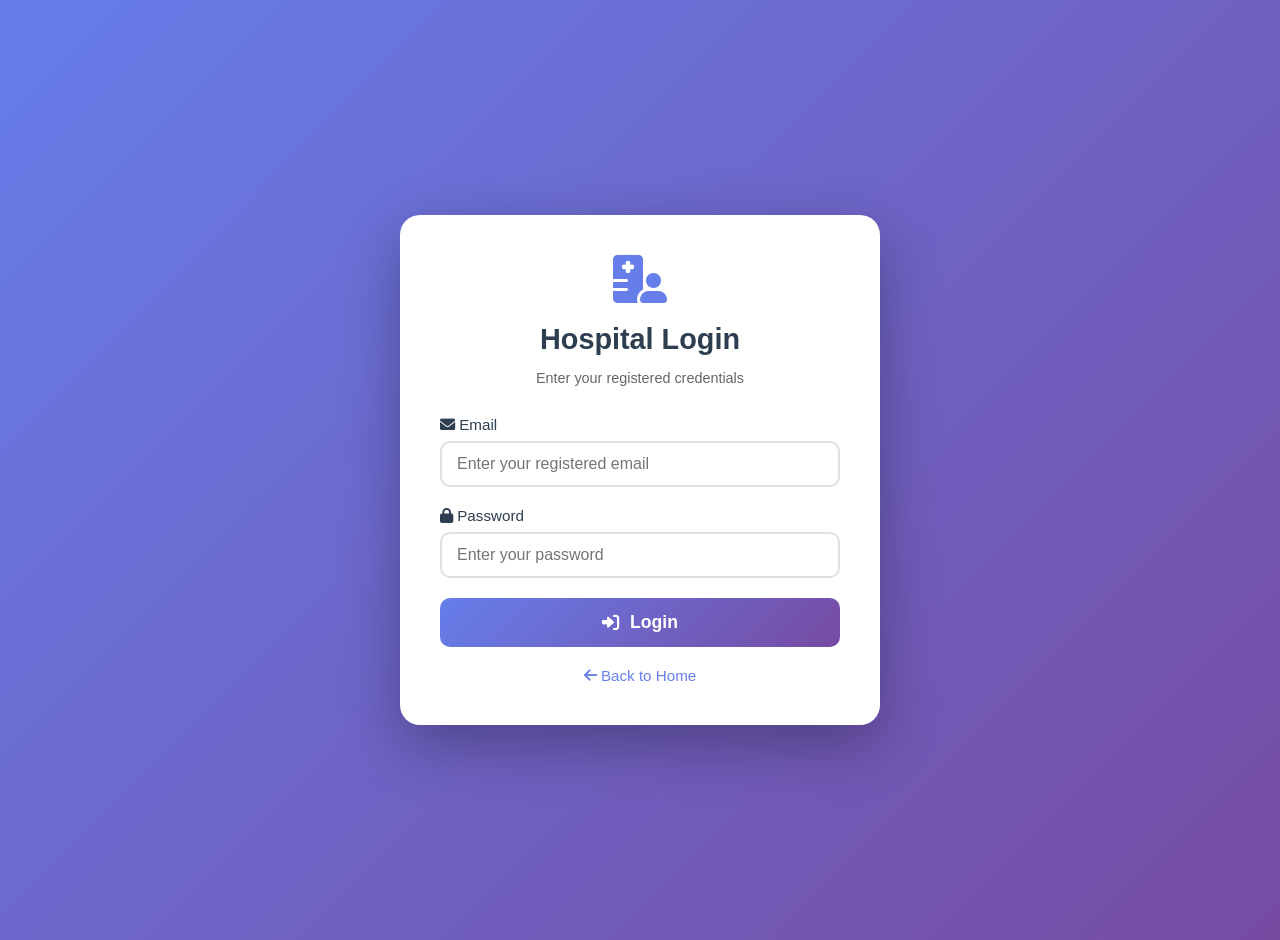
<file: smart-hospital/management-login.html>
<!DOCTYPE html>
<html lang="en">
<head>
  <meta charset="UTF-8">
  <meta name="viewport" content="width=device-width, initial-scale=1.0">
  <title>Hospital Login - LifeLink 24/7</title>
  <link rel="stylesheet" href="style.css">
  <link rel="stylesheet" href="https://cdnjs.cloudflare.com/ajax/libs/font-awesome/6.0.0/css/all.min.css">
  <style>
    body {
      background: linear-gradient(135deg, #667eea 0%, #764ba2 100%);
      min-height: 100vh;
      display: flex;
      align-items: center;
      justify-content: center;
      font-family: 'Segoe UI', Tahoma, Geneva, Verdana, sans-serif;
      margin: 0;
      padding: 20px;
    }
    
    .login-container {
      background: white;
      border-radius: 20px;
      padding: 40px;
      width: 100%;
      max-width: 400px;
      box-shadow: 0 20px 60px rgba(0,0,0,0.3);
      animation: slideUp 0.5s ease;
    }
    
    @keyframes slideUp {
      from {
        transform: translateY(50px);
        opacity: 0;
      }
      to {
        transform: translateY(0);
        opacity: 1;
      }
    }
    
    .login-header {
      text-align: center;
      margin-bottom: 30px;
    }
    
    .login-header i {
      font-size: 3em;
      color: #667eea;
      margin-bottom: 10px;
    }
    
    .login-header h1 {
      color: #2c3e50;
      margin: 10px 0;
      font-size: 1.8em;
    }
    
    .login-header p {
      color: #666;
      font-size: 0.9em;
    }
    
    .form-group {
      margin-bottom: 20px;
    }
    
    .form-group label {
      display: block;
      margin-bottom: 8px;
      color: #2c3e50;
      font-weight: 500;
      font-size: 0.95em;
    }
    
    .form-group input {
      width: 100%;
      padding: 12px 15px;
      border: 2px solid #e0e0e0;
      border-radius: 10px;
      font-size: 1em;
      transition: all 0.3s;
      box-sizing: border-box;
    }
    
    .form-group input:focus {
      border-color: #667eea;
      outline: none;
      box-shadow: 0 0 0 3px rgba(102,126,234,0.1);
    }
    
    .login-btn {
      width: 100%;
      padding: 14px;
      background: linear-gradient(135deg, #667eea 0%, #764ba2 100%);
      color: white;
      border: none;
      border-radius: 10px;
      font-size: 1.1em;
      font-weight: 600;
      cursor: pointer;
      transition: all 0.3s;
      display: flex;
      align-items: center;
      justify-content: center;
      gap: 10px;
      margin: 20px 0 10px;
    }
    
    .login-btn:hover {
      transform: translateY(-2px);
      box-shadow: 0 10px 20px rgba(102,126,234,0.3);
    }
    
    .login-btn:disabled {
      opacity: 0.7;
      cursor: not-allowed;
    }
    
    .error-message {
      background: #fee;
      color: #e74c3c;
      padding: 12px;
      border-radius: 8px;
      margin: 15px 0;
      text-align: center;
      font-size: 0.9em;
      display: none;
      border-left: 4px solid #e74c3c;
    }
    
    .error-message.show {
      display: block;
    }
    
    .back-link {
      text-align: center;
      margin-top: 20px;
    }
    
    .back-link a {
      color: #667eea;
      text-decoration: none;
      font-size: 0.95em;
    }
    
    .back-link a:hover {
      text-decoration: underline;
    }
    
    .loader {
      border: 3px solid #f3f3f3;
      border-top: 3px solid #667eea;
      border-radius: 50%;
      width: 20px;
      height: 20px;
      animation: spin 1s linear infinite;
      display: inline-block;
    }
    
    @keyframes spin {
      0% { transform: rotate(0deg); }
      100% { transform: rotate(360deg); }
    }
  </style>
</head>
<body>
  <div class="login-container">
    <div class="login-header">
      <i class="fas fa-hospital-user"></i>
      <h1>Hospital Login</h1>
      <p>Enter your registered credentials</p>
    </div>
    
    <div id="errorMessage" class="error-message"></div>
    
    <div class="form-group">
      <label><i class="fas fa-envelope"></i> Email</label>
      <input type="email" id="email" placeholder="Enter your registered email">
    </div>
    
    <div class="form-group">
      <label><i class="fas fa-lock"></i> Password</label>
      <input type="password" id="password" placeholder="Enter your password">
    </div>
    
    <button class="login-btn" onclick="handleLogin()" id="loginBtn">
      <i class="fas fa-sign-in-alt"></i> Login
    </button>
    
    <div class="back-link">
      <a href="index.html"><i class="fas fa-arrow-left"></i> Back to Home</a>
    </div>
  </div>

  <script>
    // ====================================
    // REGISTERED HOSPITALS DATABASE
    // (These should match what's in your registration system)
    // ====================================
    const registeredHospitals = {
      // Format: email: { id, name, password, city }
      'sanjivini@hospital.com': {
        id: 'hosp_sanjivini_001',
        name: 'Sanjivini Hospital',
        password: 'password123',
        city: 'Bangalore'
      },
      'healthcare@hospital.com': {
        id: 'hosp_healthcare_002',
        name: 'Health Care+',
        password: 'password123',
        city: 'Mumbai'
      },
      'veda@hospital.com': {
        id: 'hosp_veda_003',
        name: 'Veda Hospital',
        password: 'password123',
        city: 'Delhi'
      }
    };

    // ====================================
    // STORE HOSPITAL DATA IN LOCALSTORAGE
    // ====================================
    function storeHospitalData(hospital) {
      console.log("✅ Storing hospital data:", hospital.name);
      
      // Store with MULTIPLE keys for redundancy
      localStorage.setItem('hospitalId', hospital.id);
      localStorage.setItem('hospitalName', hospital.name);
      localStorage.setItem('hospitalCity', hospital.city);
      localStorage.setItem('selectedHospitalId', hospital.id);
      localStorage.setItem('selectedHospitalName', hospital.name);
      localStorage.setItem('staffName', hospital.name);
      localStorage.setItem('staffRole', 'admin');
      localStorage.setItem('staffEmail', hospital.email);
      localStorage.setItem('isLoggedIn', 'true');
      localStorage.setItem('loginTime', new Date().toISOString());
      
      // Also store in a hospitals list for reference
      const hospitalsList = JSON.parse(localStorage.getItem('hospitalsList') || '[]');
      if (!hospitalsList.find(h => h.id === hospital.id)) {
        hospitalsList.push({
          id: hospital.id,
          name: hospital.name,
          email: hospital.email,
          city: hospital.city
        });
        localStorage.setItem('hospitalsList', JSON.stringify(hospitalsList));
      }
    }

    // ====================================
    // MAIN LOGIN FUNCTION
    // ====================================
    window.handleLogin = function() {
      const email = document.getElementById('email').value.trim();
      const password = document.getElementById('password').value;
      const errorMessage = document.getElementById('errorMessage');
      const loginBtn = document.getElementById('loginBtn');
      
      // Hide previous error
      errorMessage.classList.remove('show');
      
      // Validate input
      if (!email || !password) {
        errorMessage.textContent = 'Please enter both email and password';
        errorMessage.classList.add('show');
        return;
      }
      
      // Show loading
      loginBtn.innerHTML = '<span class="loader"></span> Logging in...';
      loginBtn.disabled = true;
      
      // Simulate network delay
      setTimeout(() => {
        // Check if hospital exists in registered database
        const hospital = registeredHospitals[email];
        
        if (hospital && hospital.password === password) {
          // Successful login
          storeHospitalData(hospital);
          
          // Show success and redirect
          errorMessage.style.background = '#d4edda';
          errorMessage.style.color = '#155724';
          errorMessage.style.borderLeftColor = '#27ae60';
          errorMessage.innerHTML = `<i class="fas fa-check-circle"></i> Welcome to ${hospital.name}!`;
          errorMessage.classList.add('show');
          
          setTimeout(() => {
            window.location.href = 'management-dashboard.html';
          }, 1500);
          
        } else {
          // Failed login
          errorMessage.innerHTML = '<i class="fas fa-exclamation-circle"></i> Invalid email or password';
          errorMessage.classList.add('show');
          
          loginBtn.innerHTML = '<i class="fas fa-sign-in-alt"></i> Login';
          loginBtn.disabled = false;
        }
      }, 1000);
    };

    // ====================================
    // CHECK IF ALREADY LOGGED IN
    // ====================================
    window.onload = function() {
      if (localStorage.getItem('isLoggedIn') === 'true') {
        const hospitalName = localStorage.getItem('hospitalName') || 'Hospital';
        console.log(`Already logged in to ${hospitalName}`);
      }
    };
  </script>
</body>
</html>
</file>
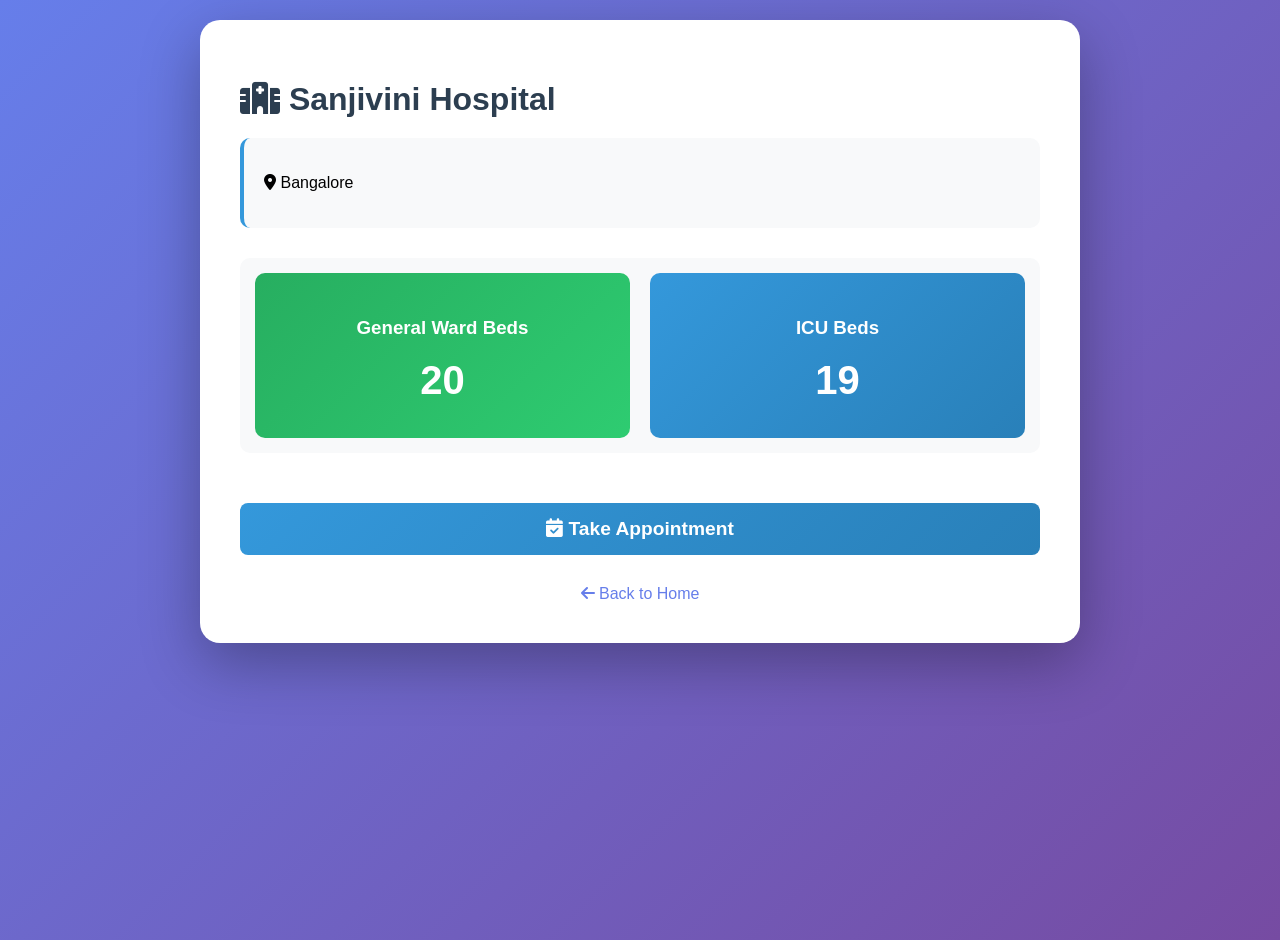
<file: smart-hospital/patient-dashboard.html>
<!DOCTYPE html>
<html lang="en">
<head>
  <meta charset="UTF-8">
  <meta name="viewport" content="width=device-width, initial-scale=1.0">
  <title>Patient Dashboard - LifeLink 24/7</title>
  <link rel="stylesheet" href="style.css">
  <link rel="stylesheet" href="https://cdnjs.cloudflare.com/ajax/libs/font-awesome/6.0.0/css/all.min.css">
  <style>
    body {
      background: linear-gradient(135deg, #667eea 0%, #764ba2 100%);
      min-height: 100vh;
      font-family: 'Segoe UI', sans-serif;
      margin: 0;
      padding: 20px;
    }
    
    .container {
      max-width: 800px;
      margin: 0 auto;
      background: white;
      border-radius: 20px;
      padding: 40px;
      box-shadow: 0 20px 60px rgba(0,0,0,0.3);
    }
    
    h1 {
      color: #2c3e50;
      margin-bottom: 20px;
    }
    
    .hospital-info {
      background: #f8f9fa;
      padding: 20px;
      border-radius: 10px;
      margin-bottom: 30px;
      border-left: 4px solid #3498db;
    }
    
    .bed-stats {
      display: grid;
      grid-template-columns: 1fr 1fr;
      gap: 20px;
      margin: 30px 0;
    }
    
    .bed-card {
      background: #f8f9fa;
      padding: 25px;
      border-radius: 10px;
      text-align: center;
    }
    
    .bed-card.green {
      background: linear-gradient(135deg, #27ae60 0%, #2ecc71 100%);
      color: white;
    }
    
    .bed-card.blue {
      background: linear-gradient(135deg, #3498db 0%, #2980b9 100%);
      color: white;
    }
    
    .bed-number {
      font-size: 2.5em;
      font-weight: bold;
      margin: 10px 0;
    }
    
    .appointment-btn {
      width: 100%;
      padding: 15px;
      background: linear-gradient(135deg, #3498db 0%, #2980b9 100%);
      color: white;
      border: none;
      border-radius: 8px;
      font-size: 1.2em;
      font-weight: bold;
      cursor: pointer;
      transition: all 0.3s;
      margin-top: 20px;
    }
    
    .appointment-btn:hover {
      transform: translateY(-2px);
      box-shadow: 0 10px 20px rgba(52,152,219,0.3);
    }
    
    .back-link {
      margin-top: 30px;
      text-align: center;
    }
    
    .back-link a {
      color: #667eea;
      text-decoration: none;
    }
  </style>
</head>
<body>
  <div class="container">
    <h1><i class="fas fa-hospital"></i> <span id="hospitalName">Loading...</span></h1>
    
    <div class="hospital-info">
      <p><i class="fas fa-map-marker-alt"></i> <span id="hospitalLocation"></span></p>
    </div>
    
    <div class="bed-stats">
      <div class="bed-card green">
        <h3>General Ward Beds</h3>
        <div class="bed-number" id="generalBeds">20</div>
      </div>
      <div class="bed-card blue">
        <h3>ICU Beds</h3>
        <div class="bed-number" id="icuBeds">19</div>
      </div>
    </div>
    
    <!-- FIXED: This button now goes to doctors list first -->
    <button class="appointment-btn" onclick="goToDoctors()">
      <i class="fas fa-calendar-check"></i> Take Appointment
    </button>
    
    <div class="back-link">
      <a href="index.html"><i class="fas fa-arrow-left"></i> Back to Home</a>
    </div>
  </div>

  <script>
    // Get hospital data from URL or localStorage
    const hospitalId = localStorage.getItem('selectedHospitalId');
    const hospitalName = localStorage.getItem('selectedHospitalName') || 'Sanjivini Hospital';
    const hospitalCity = localStorage.getItem('selectedHospitalCity') || 'Bangalore';
    
    document.getElementById('hospitalName').textContent = hospitalName;
    document.getElementById('hospitalLocation').textContent = hospitalCity;
    
    // Load bed data
    function loadBedStats() {
      const bedsKey = `beds_${hospitalId}`;
      let beds = JSON.parse(localStorage.getItem(bedsKey));
      
      if (!beds) {
        // Default values
        document.getElementById('generalBeds').textContent = '20';
        document.getElementById('icuBeds').textContent = '19';
        return;
      }
      
      let general = 0, icu = 0;
      beds.forEach(bed => {
        if (bed.id <= 20 && bed.status === 'available') general++;
        else if (bed.id > 20 && bed.status === 'available') icu++;
      });
      
      document.getElementById('generalBeds').textContent = general;
      document.getElementById('icuBeds').textContent = icu;
    }
    
    // FIXED: Go to doctors list first
    window.goToDoctors = function() {
      window.location.href = 'doctors.html';
    };
    
    loadBedStats();
  </script>
</body>
</html>
</file>
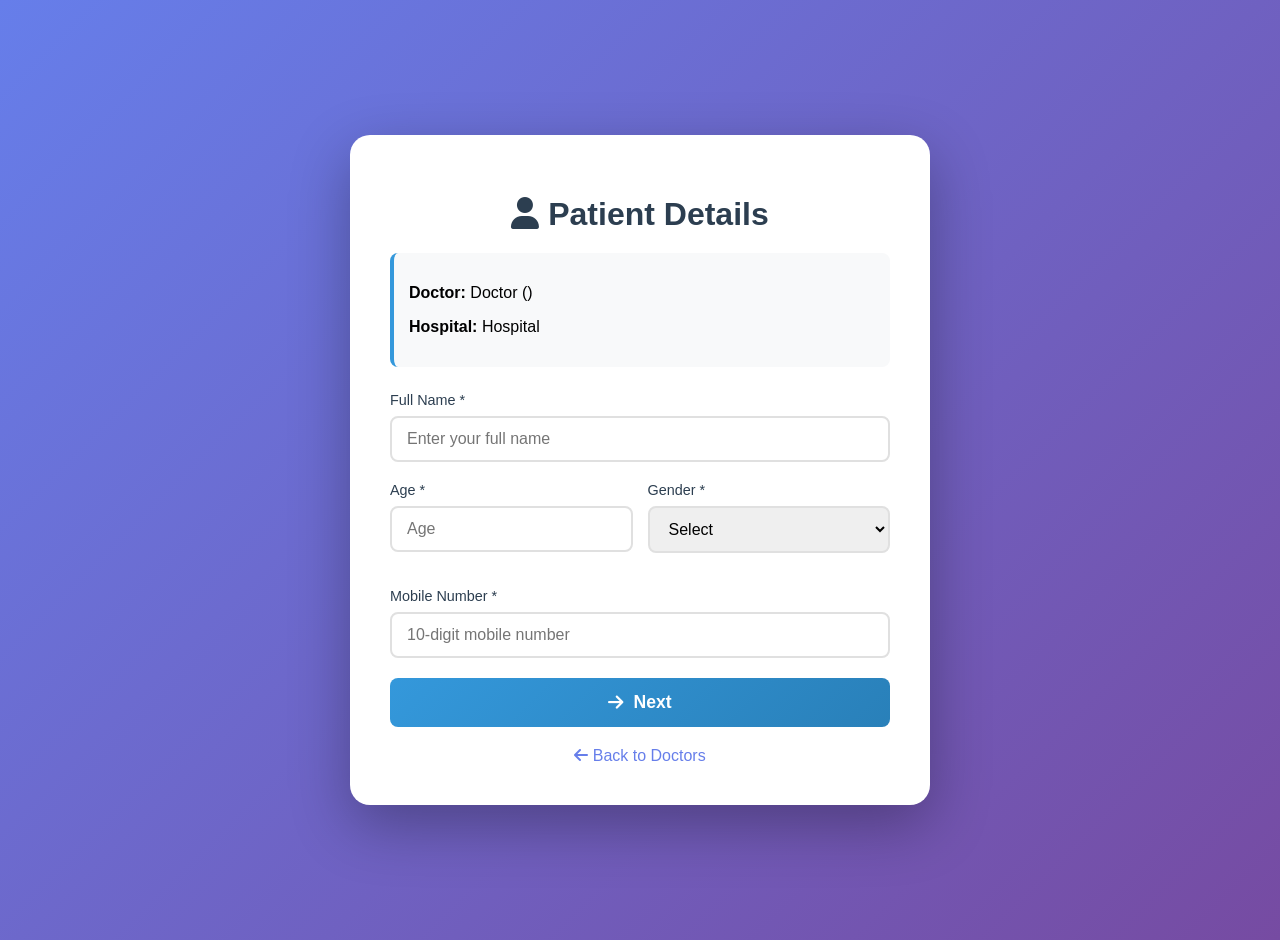
<file: smart-hospital/patient-form.html>
<!DOCTYPE html>
<html lang="en">
<head>
  <meta charset="UTF-8">
  <meta name="viewport" content="width=device-width, initial-scale=1.0">
  <title>Patient Details - LifeLink 24/7</title>
  <link rel="stylesheet" href="style.css">
  <link rel="stylesheet" href="https://cdnjs.cloudflare.com/ajax/libs/font-awesome/6.0.0/css/all.min.css">
  <style>
    body {
      background: linear-gradient(135deg, #667eea 0%, #764ba2 100%);
      min-height: 100vh;
      display: flex;
      align-items: center;
      justify-content: center;
      font-family: 'Segoe UI', sans-serif;
      margin: 0;
      padding: 20px;
    }
    
    .container {
      background: white;
      border-radius: 20px;
      padding: 40px;
      width: 100%;
      max-width: 500px;
      box-shadow: 0 20px 60px rgba(0,0,0,0.3);
      animation: slideUp 0.5s ease;
    }
    
    @keyframes slideUp {
      from {
        transform: translateY(50px);
        opacity: 0;
      }
      to {
        transform: translateY(0);
        opacity: 1;
      }
    }
    
    h1 {
      color: #2c3e50;
      margin-bottom: 20px;
      text-align: center;
    }
    
    .doctor-info {
      background: #f8f9fa;
      padding: 15px;
      border-radius: 8px;
      margin-bottom: 25px;
      border-left: 4px solid #3498db;
    }
    
    .form-group {
      margin-bottom: 20px;
    }
    
    .form-group label {
      display: block;
      margin-bottom: 8px;
      color: #2c3e50;
      font-weight: 500;
    }
    
    .form-group input,
    .form-group select {
      width: 100%;
      padding: 12px 15px;
      border: 2px solid #e0e0e0;
      border-radius: 8px;
      font-size: 1em;
      transition: all 0.3s;
      box-sizing: border-box;
    }
    
    .form-group input:focus,
    .form-group select:focus {
      border-color: #3498db;
      outline: none;
      box-shadow: 0 0 0 3px rgba(52,152,219,0.1);
    }
    
    .form-row {
      display: grid;
      grid-template-columns: 1fr 1fr;
      gap: 15px;
    }
    
    .next-btn {
      width: 100%;
      padding: 14px;
      background: linear-gradient(135deg, #3498db 0%, #2980b9 100%);
      color: white;
      border: none;
      border-radius: 8px;
      font-size: 1.1em;
      font-weight: 600;
      cursor: pointer;
      transition: all 0.3s;
      display: flex;
      align-items: center;
      justify-content: center;
      gap: 10px;
      margin-top: 20px;
    }
    
    .next-btn:hover {
      transform: translateY(-2px);
      box-shadow: 0 10px 20px rgba(52,152,219,0.3);
    }
    
    .back-link {
      text-align: center;
      margin-top: 20px;
    }
    
    .back-link a {
      color: #667eea;
      text-decoration: none;
    }
  </style>
</head>
<body>
  <div class="container">
    <h1><i class="fas fa-user"></i> Patient Details</h1>
    
    <div class="doctor-info">
      <p><strong>Doctor:</strong> <span id="displayDoctor">Loading...</span></p>
      <p><strong>Hospital:</strong> <span id="displayHospital">Loading...</span></p>
    </div>
    
    <form id="patientForm" onsubmit="event.preventDefault(); savePatientDetails();">
      <div class="form-group">
        <label>Full Name *</label>
        <input type="text" id="patientName" placeholder="Enter your full name" required>
      </div>
      
      <div class="form-row">
        <div class="form-group">
          <label>Age *</label>
          <input type="number" id="patientAge" placeholder="Age" required>
        </div>
        <div class="form-group">
          <label>Gender *</label>
          <select id="patientGender" required>
            <option value="">Select</option>
            <option value="Male">Male</option>
            <option value="Female">Female</option>
            <option value="Other">Other</option>
          </select>
        </div>
      </div>
      
      <div class="form-group">
        <label>Mobile Number *</label>
        <input type="tel" id="patientMobile" placeholder="10-digit mobile number" maxlength="10" required>
      </div>
      
      <button type="submit" class="next-btn" id="submitBtn">
        <i class="fas fa-arrow-right"></i> Next
      </button>
    </form>
    
    <div class="back-link">
      <a href="doctors.html"><i class="fas fa-arrow-left"></i> Back to Doctors</a>
    </div>
  </div>

  <script>
    // Load doctor and hospital info
    const doctorName = localStorage.getItem('selectedDoctor') || 'Doctor';
    const doctorSpecialist = localStorage.getItem('selectedSpecialist') || '';
    const hospitalName = localStorage.getItem('selectedHospitalName') || 'Hospital';
    
    document.getElementById('displayDoctor').textContent = `${doctorName} (${doctorSpecialist})`;
    document.getElementById('displayHospital').textContent = hospitalName;
    
    // Save patient details and redirect to payment
    window.savePatientDetails = function() {
      const name = document.getElementById('patientName').value.trim();
      const age = document.getElementById('patientAge').value;
      const gender = document.getElementById('patientGender').value;
      const mobile = document.getElementById('patientMobile').value.trim();
      
      if (!name || !age || !gender || !mobile) {
        alert('Please fill all fields');
        return;
      }
      
      if (mobile.length !== 10) {
        alert('Please enter valid 10-digit mobile number');
        return;
      }
      
      // Store patient details
      localStorage.setItem('patientName', name);
      localStorage.setItem('patientAge', age);
      localStorage.setItem('patientGender', gender);
      localStorage.setItem('patientMobile', mobile);
      
      console.log('Patient details saved, redirecting to payment...');
      
      // Redirect to payment page
      window.location.href = 'payment.html';
    };
  </script>
</body>
</html>
</file>
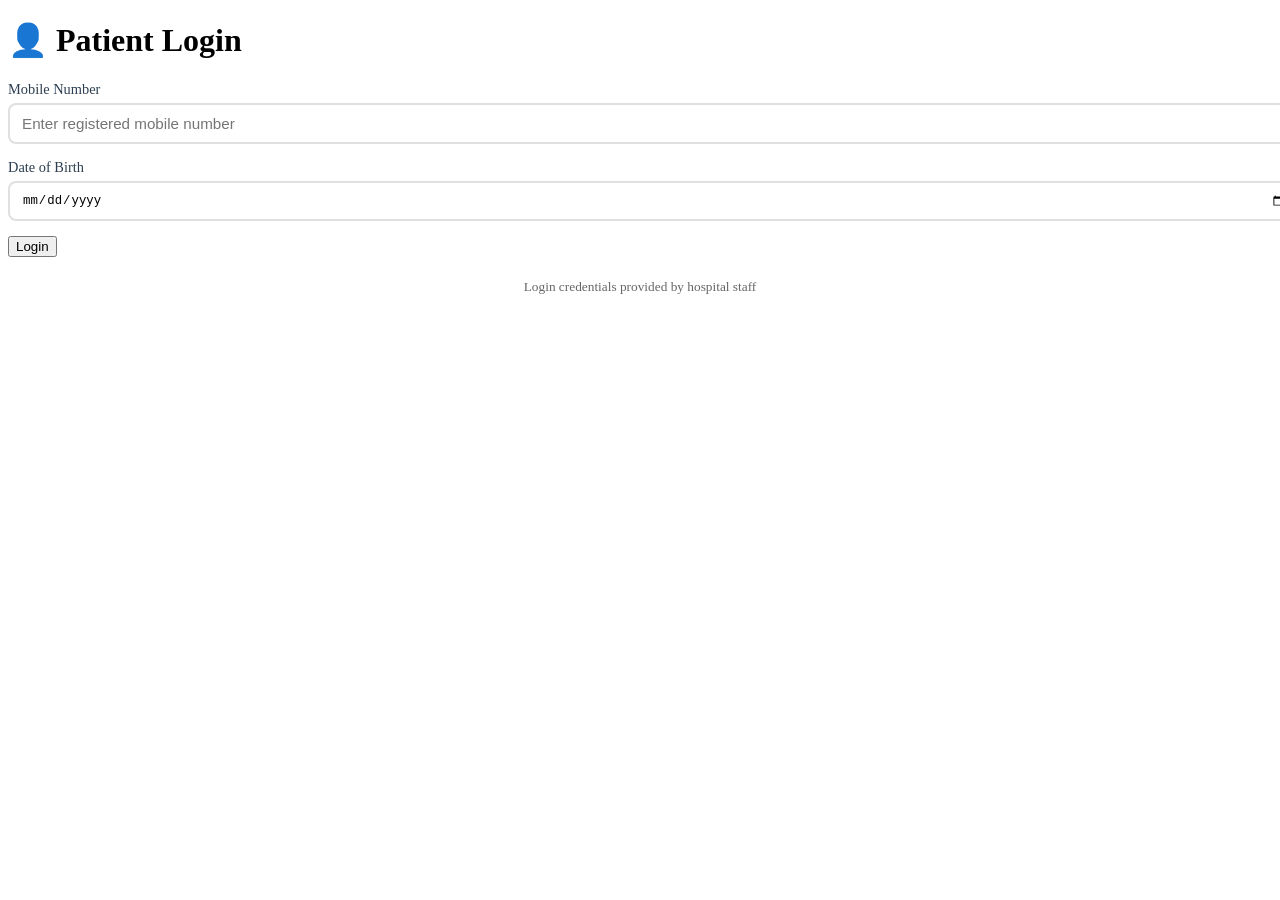
<file: smart-hospital/patient-login.html>
<!DOCTYPE html>
<html>
<head>
  <title>Patient Login</title>
  <link rel="stylesheet" href="style.css">
</head>
<body>
  <div class="container">
    <h1>👤 Patient Login</h1>
    
    <div class="form-container">
      <div class="form-group">
        <label>Mobile Number</label>
        <input type="tel" id="mobile" placeholder="Enter registered mobile number">
      </div>
      
      <div class="form-group">
        <label>Date of Birth</label>
        <input type="date" id="dob">
      </div>
      
      <button class="submit-btn" onclick="patientLogin()">Login</button>
      
      <p style="text-align: center; margin-top: 20px; color: #666;">
        <small>Login credentials provided by hospital staff</small>
      </p>
    </div>
  </div>

  <script>
    function patientLogin() {
      const mobile = document.getElementById('mobile').value;
      const dob = document.getElementById('dob').value;
      
      if (!mobile || !dob) {
        alert('Please enter mobile number and date of birth');
        return;
      }
      
      // For demo - check if patient exists in localStorage
      const patients = JSON.parse(localStorage.getItem('patients') || '[]');
      const patient = patients.find(p => p.mobile === mobile);
      
      if (patient) {
        localStorage.setItem('currentPatient', JSON.stringify(patient));
        window.location.href = 'patient-profile.html';
      } else {
        alert('Patient not found. Please check mobile number.');
      }
    }
  </script>
</body>
</html>
</file>
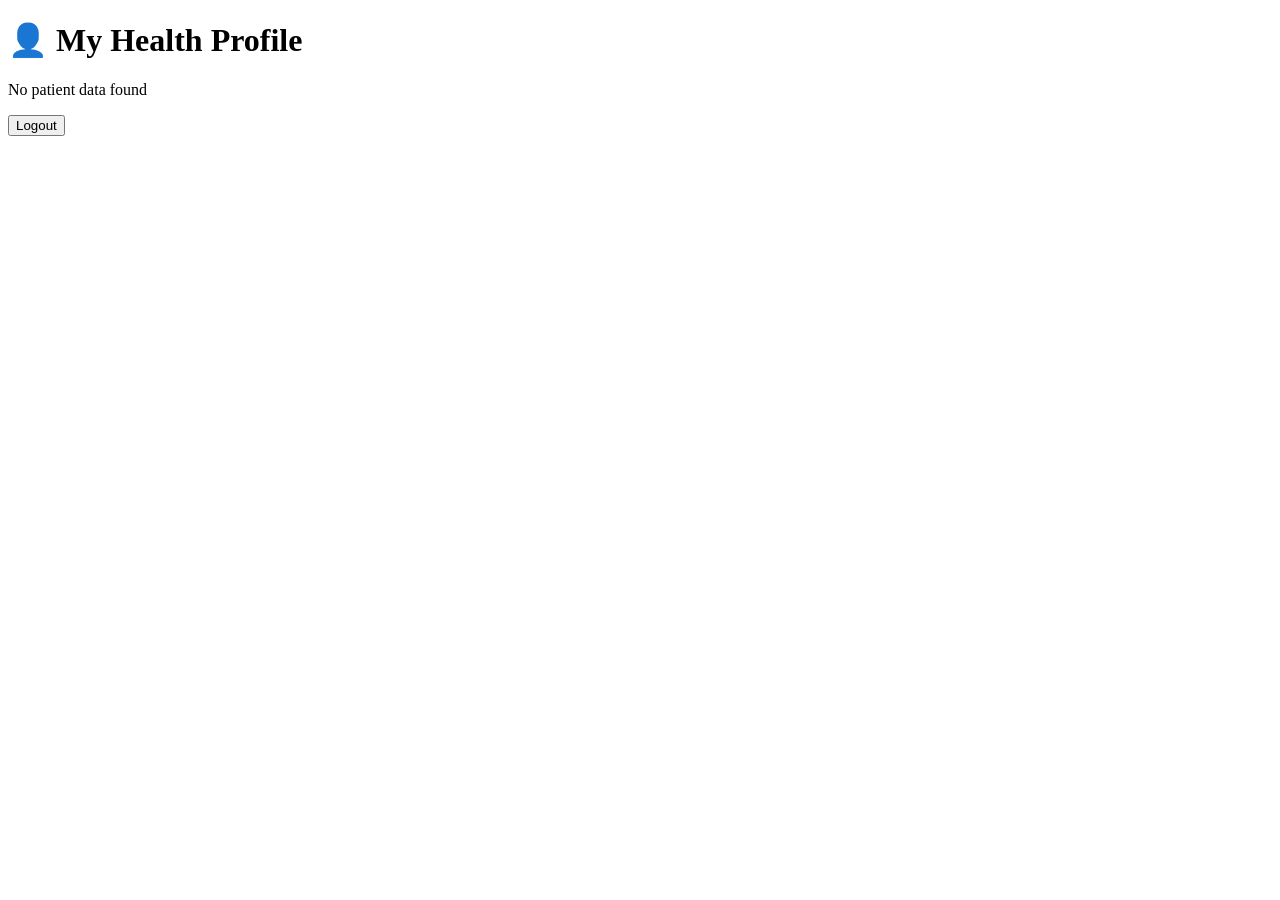
<file: smart-hospital/patient-profile.html>
<!DOCTYPE html>
<html>
<head>
  <title>My Health Profile</title>
  <link rel="stylesheet" href="style.css">
</head>
<body>
  <div class="container">
    <h1>👤 My Health Profile</h1>
    
    <div id="patientProfile">
      <!-- Loaded dynamically -->
    </div>
    
    <button class="logout-btn" onclick="logout()">Logout</button>
  </div>

  <script>
    function loadPatientProfile() {
      const patient = JSON.parse(localStorage.getItem('currentPatient'));
      const profileDiv = document.getElementById('patientProfile');
      
      if (!patient) {
        profileDiv.innerHTML = '<p>No patient data found</p>';
        return;
      }
      
      profileDiv.innerHTML = `
        <div class="patient-header">
          <h2>${patient.name}</h2>
          <p>Age: ${patient.age} | Gender: ${patient.gender}</p>
          <p>Mobile: ${patient.mobile}</p>
        </div>
        
        <div class="section">
          <h3>🏥 Hospital Information</h3>
          <div class="info-card">
            <p><strong>Admission Date:</strong> ${patient.admissionDate}</p>
            <p><strong>Attending Doctor:</strong> ${patient.doctor}</p>
            <p><strong>Bed Number:</strong> ${patient.bed}</p>
          </div>
        </div>
        
        <div class="section">
          <h3>📊 Current Vitals</h3>
          <div class="vitals-monitor">
            <div class="vital-card">
              <h4>Blood Pressure</h4>
              <p class="vital-value">${patient.vitals.bp}</p>
            </div>
            <div class="vital-card">
              <h4>Heart Rate</h4>
              <p class="vital-value">${patient.vitals.heartRate}</p>
            </div>
            <div class="vital-card">
              <h4>Blood Sugar</h4>
              <p class="vital-value">${patient.vitals.bloodSugar}</p>
            </div>
            <div class="vital-card">
              <h4>Temperature</h4>
              <p class="vital-value">${patient.vitals.temperature}</p>
            </div>
          </div>
        </div>
        
        <div class="section">
          <h3>📋 Diagnosis & Treatment</h3>
          <div class="info-card">
            <p><strong>Diagnosis:</strong> ${patient.diagnosis || 'Under observation'}</p>
            <p><strong>Treatment Plan:</strong> ${patient.treatment || 'To be determined'}</p>
          </div>
        </div>
        
        <div class="section">
          <h3>📄 Medical Documents</h3>
          <div class="documents-list">
            <div class="document-item">
              <span>📊 Blood Report - ${new Date().toLocaleDateString()}</span>
              <button class="small-btn" onclick="alert('Viewing blood report')">View</button>
            </div>
            <div class="document-item">
              <span>📝 Prescription - Dr. ${patient.doctor.split(' - ')[0]}</span>
              <button class="small-btn" onclick="alert('Viewing prescription')">View</button>
            </div>
          </div>
        </div>
      `;
    }
    
    window.logout = function() {
      localStorage.removeItem('currentPatient');
      window.location.href = 'index.html';
    };
    
    loadPatientProfile();
  </script>
</body>
</html>
</file>
<file: smart-hospital/style.css>
/* Top Navigation Bar */
.top-nav {
  background: white;
  box-shadow: 0 2px 20px rgba(0,0,0,0.1);
  position: sticky;
  top: 0;
  z-index: 100;
}

.nav-container {
  max-width: 1400px;
  margin: 0 auto;
  padding: 15px 30px;
  display: flex;
  justify-content: space-between;
  align-items: center;
}

.logo {
  display: flex;
  align-items: center;
  gap: 10px;
  font-size: 1.5em;
  font-weight: bold;
  color: #2c3e50;
}

.logo i {
  color: #667eea;
  font-size: 1.8em;
}

.logo .highlight {
  color: #667eea;
}

.nav-buttons {
  display: flex;
  gap: 15px;
}

.register-hospital-btn {
  background: linear-gradient(135deg, #667eea 0%, #764ba2 100%);
  color: white;
  border: none;
  padding: 12px 25px;
  border-radius: 50px;
  font-weight: bold;
  cursor: pointer;
  display: flex;
  align-items: center;
  gap: 8px;
  transition: all 0.3s;
  box-shadow: 0 4px 15px rgba(102,126,234,0.3);
}

.register-hospital-btn:hover {
  transform: translateY(-2px);
  box-shadow: 0 6px 20px rgba(102,126,234,0.4);
}

.admin-login-btn {
  background: white;
  color: #2c3e50;
  border: 2px solid #667eea;
  padding: 10px 20px;
  border-radius: 50px;
  font-weight: bold;
  cursor: pointer;
  display: flex;
  align-items: center;
  gap: 8px;
  transition: all 0.3s;
}

.admin-login-btn:hover {
  background: #667eea;
  color: white;
}

/* Registration Modal */
.register-modal {
  max-width: 600px !important;
  max-height: 80vh;
  overflow-y: auto;
}

.form-section {
  background: #f8f9fa;
  padding: 20px;
  border-radius: 10px;
  margin-bottom: 20px;
}

.form-section h3 {
  color: #2c3e50;
  margin-bottom: 15px;
  font-size: 1.2em;
  display: flex;
  align-items: center;
  gap: 8px;
}

.form-section.highlight-section {
  background: linear-gradient(135deg, #fff3e0 0%, #ffe9d6 100%);
  border-left: 4px solid #f39c12;
}

.form-row {
  display: grid;
  grid-template-columns: 1fr 1fr;
  gap: 15px;
  margin-bottom: 15px;
}

.form-group {
  margin-bottom: 15px;
}

.form-group label {
  display: block;
  margin-bottom: 5px;
  color: #2c3e50;
  font-weight: 500;
  font-size: 0.9em;
}

.form-group input,
.form-group select,
.form-group textarea {
  width: 100%;
  padding: 10px 12px;
  border: 2px solid #e0e0e0;
  border-radius: 8px;
  font-size: 0.95em;
  transition: all 0.3s;
}

.form-group input:focus,
.form-group select:focus,
.form-group textarea:focus {
  border-color: #667eea;
  outline: none;
  box-shadow: 0 0 0 3px rgba(102,126,234,0.1);
}

.terms {
  display: flex;
  align-items: center;
  gap: 10px;
  margin: 20px 0;
}

.terms input {
  width: auto;
}

.register-submit-btn {
  width: 100%;
  padding: 15px;
  background: linear-gradient(135deg, #27ae60 0%, #2ecc71 100%);
  color: white;
  border: none;
  border-radius: 8px;
  font-size: 1.1em;
  font-weight: bold;
  cursor: pointer;
  display: flex;
  align-items: center;
  justify-content: center;
  gap: 10px;
  transition: all 0.3s;
}

.register-submit-btn:hover {
  transform: translateY(-2px);
  box-shadow: 0 5px 20px rgba(39, 174, 96, 0.3);
}

/* Success Modal */
.success-modal {
  text-align: center;
  padding: 40px !important;
}

.success-icon {
  font-size: 5em;
  color: #27ae60;
  margin-bottom: 20px;
  animation: scaleIn 0.5s ease;
}

@keyframes scaleIn {
  from {
    transform: scale(0);
    opacity: 0;
  }
  to {
    transform: scale(1);
    opacity: 1;
  }
}

.credentials-box {
  background: #f8f9fa;
  padding: 20px;
  border-radius: 10px;
  margin: 20px 0;
  text-align: left;
}

.credentials-box p {
  margin: 10px 0;
}

.success-btn {
  padding: 12px 30px;
  background: #27ae60;
  color: white;
  border: none;
  border-radius: 5px;
  font-size: 1em;
  cursor: pointer;
  transition: all 0.3s;
}

.success-btn:hover {
  background: #219a52;
}

/* Hospital Cards - Updated for Ambulance */
.hospital-card {
  background: white;
  border-radius: 20px;
  padding: 25px;
  box-shadow: 0 5px 20px rgba(0,0,0,0.05);
  transition: all 0.3s;
  position: relative;
  border: 1px solid #f0f0f0;
}

.hospital-card:hover {
  transform: translateY(-5px);
  box-shadow: 0 15px 40px rgba(0,0,0,0.1);
}

.hospital-header {
  display: flex;
  justify-content: space-between;
  align-items: center;
  margin-bottom: 15px;
}

.hospital-header h3 {
  font-size: 1.4em;
  color: #2c3e50;
  margin: 0;
}

.bed-stats {
  display: grid;
  grid-template-columns: 1fr 1fr;
  gap: 15px;
  margin: 15px 0;
  padding: 15px;
  background: #f8f9fa;
  border-radius: 10px;
}

.bed-stat {
  text-align: center;
}

.bed-stat .label {
  font-size: 0.9em;
  color: #666;
  display: block;
  margin-bottom: 5px;
}

.bed-stat .number {
  font-size: 1.5em;
  font-weight: bold;
}

.bed-stat .number.green { color: #27ae60; }
.bed-stat .number.orange { color: #f39c12; }
.bed-stat .number.red { color: #e74c3c; }

.ambulance-info-card {
  display: flex;
  align-items: center;
  justify-content: space-between;
  padding: 12px;
  background: linear-gradient(135deg, #fff5f5 0%, #ffe5e5 100%);
  border-radius: 8px;
  margin: 15px 0;
}

.ambulance-number {
  font-weight: bold;
  color: #e74c3c;
  font-size: 1.1em;
}

.ambulance-call-btn {
  background: #e74c3c;
  color: white;
  border: none;
  padding: 8px 15px;
  border-radius: 5px;
  cursor: pointer;
  display: flex;
  align-items: center;
  gap: 5px;
  transition: all 0.3s;
}

.ambulance-call-btn:hover {
  background: #c0392b;
}

.hospital-footer {
  display: flex;
  justify-content: space-between;
  align-items: center;
  margin-top: 15px;
  padding-top: 15px;
  border-top: 1px solid #eee;
}

.view-details-btn {
  background: #667eea;
  color: white;
  border: none;
  padding: 10px 20px;
  border-radius: 5px;
  cursor: pointer;
  font-weight: 500;
  transition: all 0.3s;
}

.view-details-btn:hover {
  background: #5a67d8;
}

.hospital-distance {
  color: #666;
  font-size: 0.9em;
}

/* Responsive */
@media (max-width: 768px) {
  .nav-container {
    flex-direction: column;
    gap: 15px;
  }
  
  .nav-buttons {
    width: 100%;
    flex-direction: column;
  }
  
  .register-hospital-btn,
  .admin-login-btn {
    width: 100%;
    justify-content: center;
  }
  
  .form-row {
    grid-template-columns: 1fr;
  }
}
</file>
